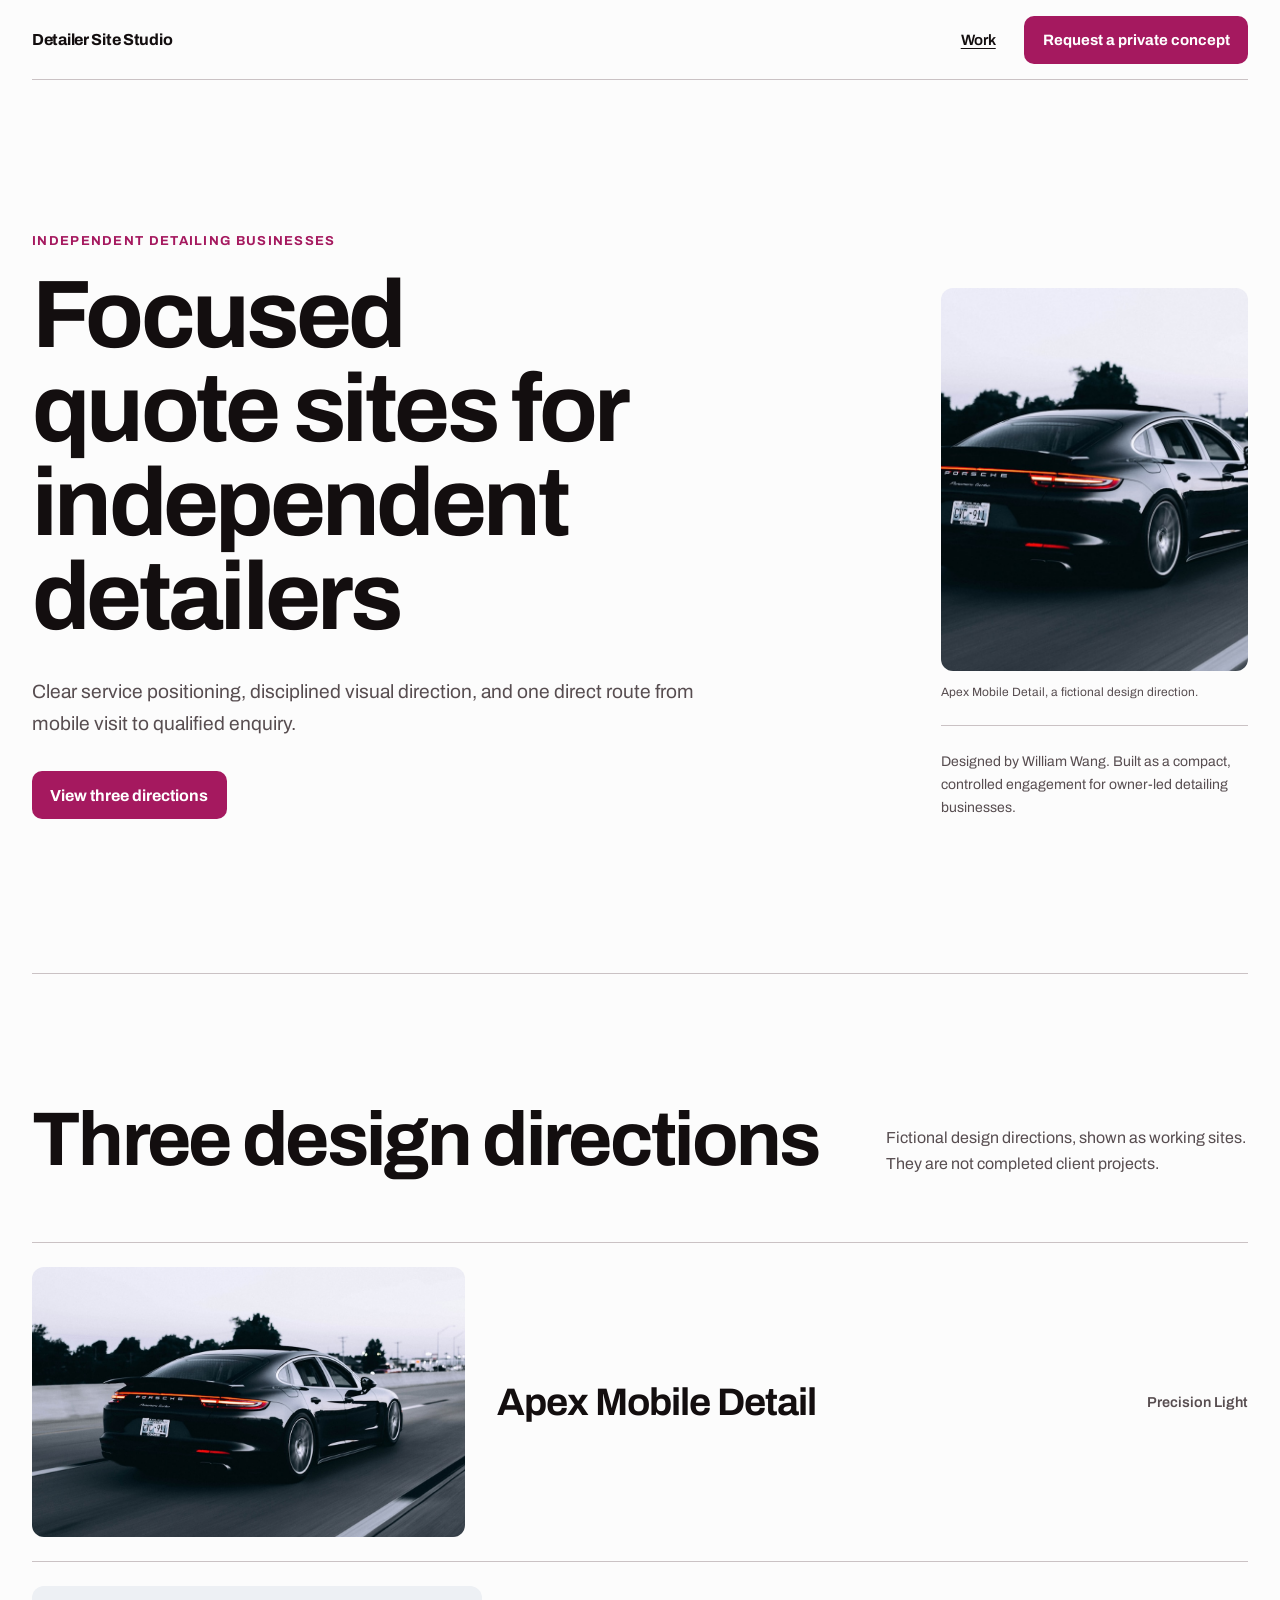
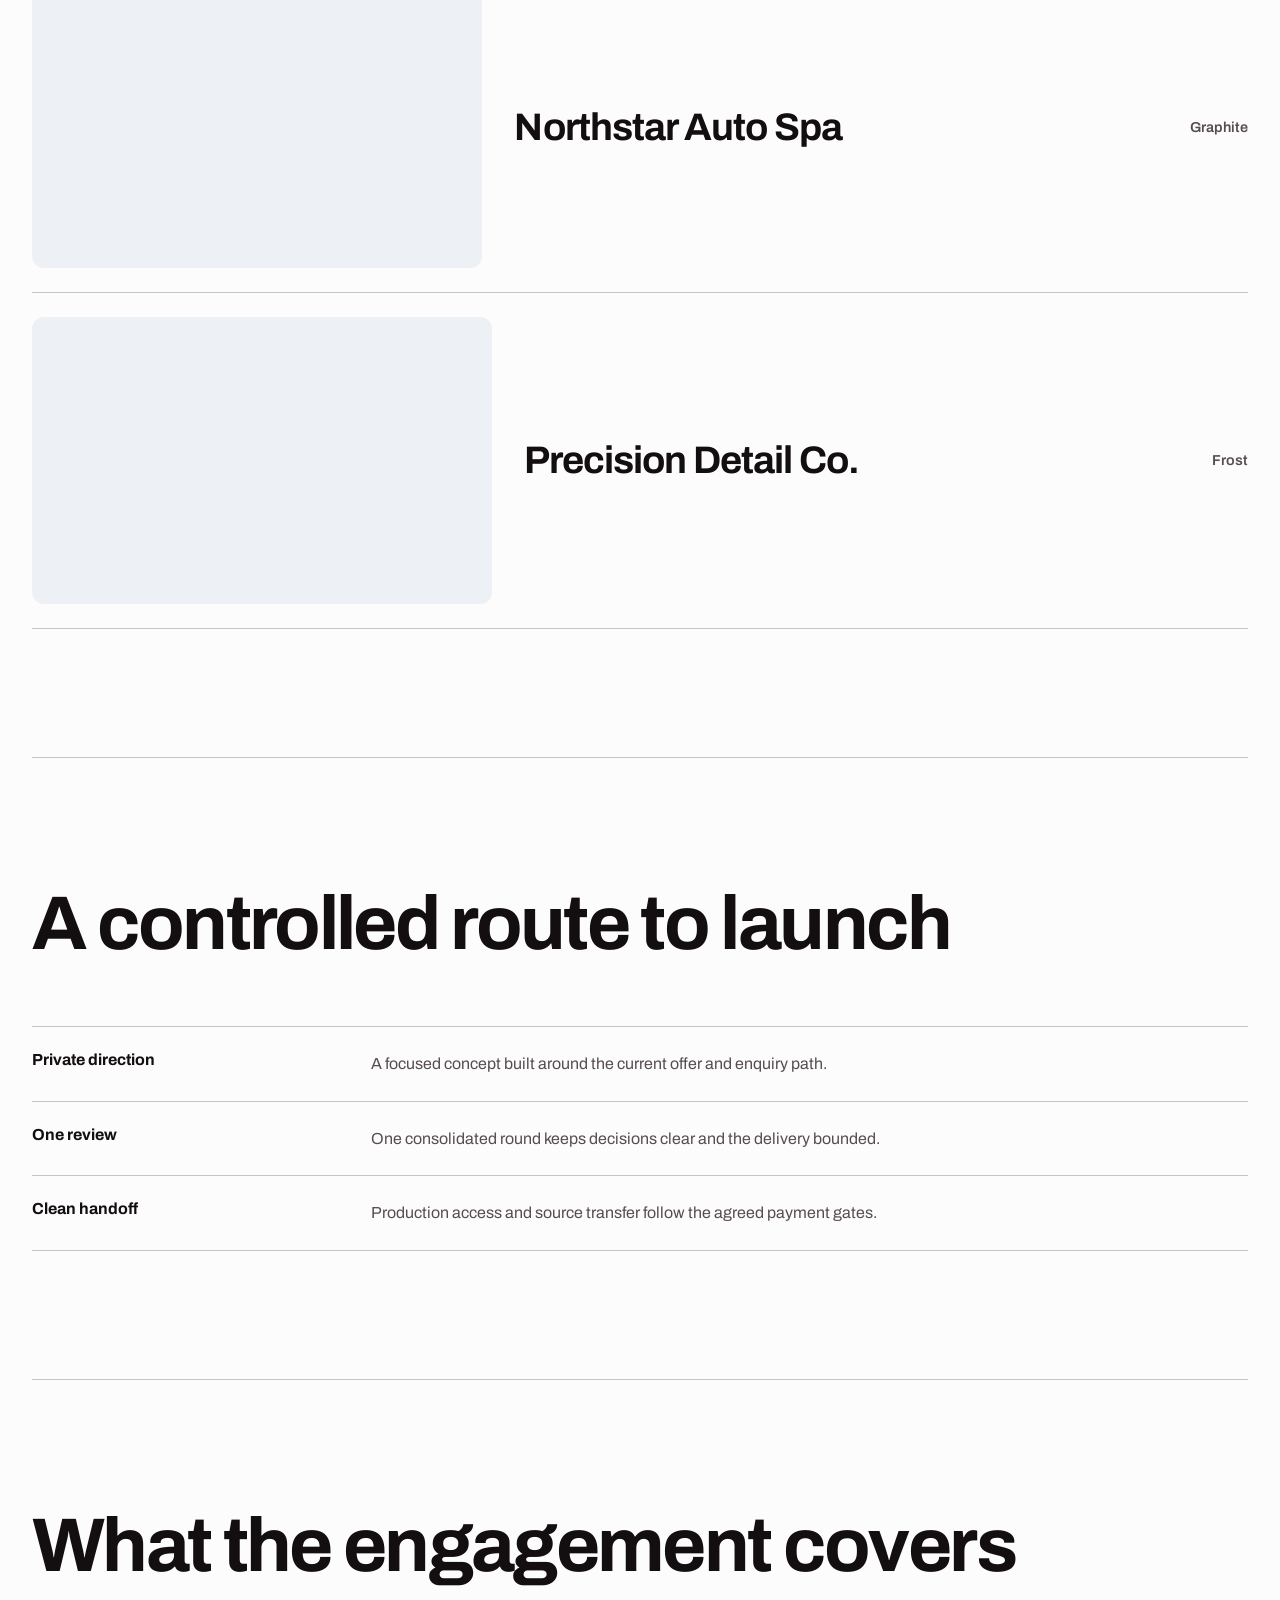
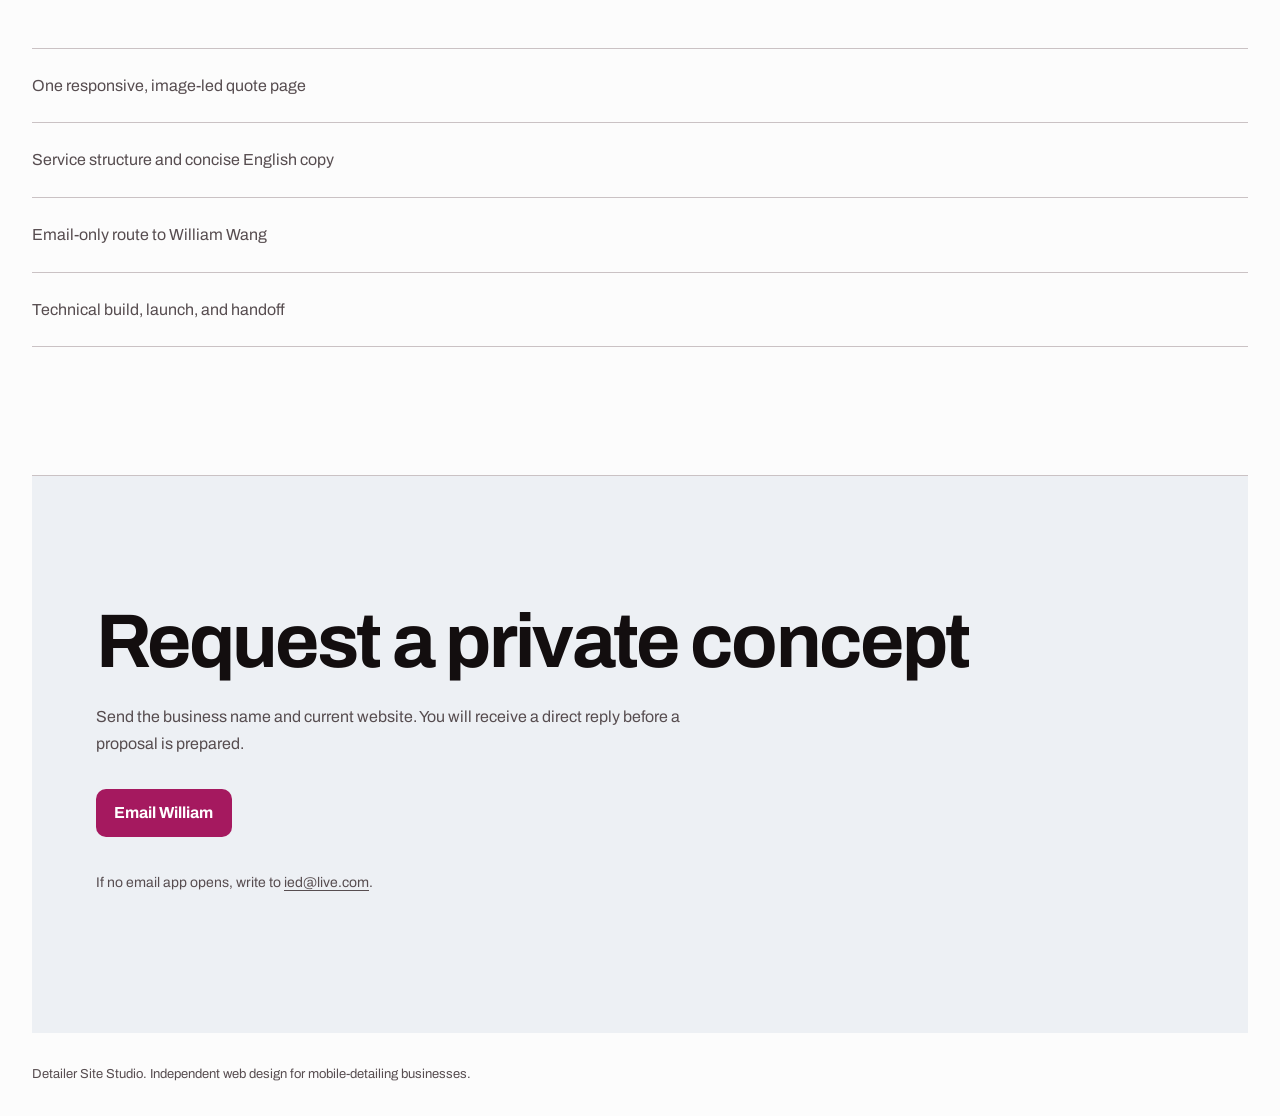
<file: index.html>
<!doctype html>
<html lang="en">
<head>
  <meta charset="utf-8">
  <meta name="viewport" content="width=device-width, initial-scale=1">
  <meta http-equiv="Content-Security-Policy" content="default-src 'self'; img-src 'self' data:; style-src 'self'; font-src 'self'; script-src 'none'; connect-src 'none'; media-src 'none'; object-src 'none'; frame-src 'none'; frame-ancestors 'none'; worker-src 'none'; base-uri 'none'; form-action mailto:">
  <title>Detailer Site Studio | Focused quote sites</title>
  <meta name="description" content="Restrained, conversion-focused quote sites for independent mobile detailers.">
  <link rel="canonical" href="https://studio.vvzo.me/">
  <meta property="og:title" content="Detailer Site Studio">
  <meta property="og:description" content="Focused quote sites for independent detailers.">
  <meta property="og:url" content="https://studio.vvzo.me/">
  <meta property="og:type" content="website">
  <meta property="og:image" content="https://studio.vvzo.me/apex-mobile-detail/assets/heroes/apex-mobile-detail-1200.jpg">
  <meta property="og:image:alt" content="Dark sports car parked on an open road beneath a cloudy sky">
  <link rel="icon" href="./favicon.svg" type="image/svg+xml">
  <link rel="stylesheet" href="./studio-home.css">
</head>
<body>
  <header class="studio-header">
    <a class="studio-name" href="#top">Detailer Site Studio</a>
    <nav aria-label="Primary navigation">
      <a href="#work">Work</a>
      <a class="header-action" href="mailto:ied@live.com?subject=Private%20concept%20request&amp;body=Business%20name%3A%0ACurrent%20website%3A%0AWhat%20should%20the%20site%20make%20easier%3F%0A">Request a private concept</a>
    </nav>
  </header>
  <main id="top">
    <section class="studio-hero" aria-labelledby="hero-title">
      <div>
        <p class="location">Independent detailing businesses</p>
        <h1 id="hero-title">Focused quote sites for independent detailers</h1>
        <p class="hero-copy">Clear service positioning, disciplined visual direction, and one direct route from mobile visit to qualified enquiry.</p>
        <a class="primary-action" href="#work">View three directions</a>
      </div>
      <div class="hero-feature">
        <figure class="hero-media">
          <a href="./apex-mobile-detail/" aria-label="View the Apex Mobile Detail fictional design direction">
            <img src="./apex-mobile-detail/assets/heroes/apex-mobile-detail-1200.jpg" srcset="./apex-mobile-detail/assets/heroes/apex-mobile-detail-720.jpg 720w, ./apex-mobile-detail/assets/heroes/apex-mobile-detail-1200.jpg 1200w, ./apex-mobile-detail/assets/heroes/apex-mobile-detail-1800.jpg 1800w" sizes="(max-width: 54rem) 100vw, 58vw" alt="Dark sports car parked on an open road beneath a cloudy sky" fetchpriority="high" decoding="async" referrerpolicy="no-referrer">
          </a>
          <figcaption>Apex Mobile Detail, a fictional design direction.</figcaption>
        </figure>
        <p class="hero-note">Designed by William Wang. Built as a compact, controlled engagement for owner-led detailing businesses.</p>
      </div>
    </section>

    <section class="work-section" id="work" aria-labelledby="work-title">
      <div class="section-intro">
        <h2 id="work-title">Three design directions</h2>
        <p>Fictional design directions, shown as working sites. They are not completed client projects.</p>
      </div>
      <ul class="work-list">
          <li class="work-item">
            <a href="./apex-mobile-detail/">
              <figure class="work-media">
                <img src="./apex-mobile-detail/assets/heroes/apex-mobile-detail-1200.jpg" srcset="./apex-mobile-detail/assets/heroes/apex-mobile-detail-720.jpg 720w, ./apex-mobile-detail/assets/heroes/apex-mobile-detail-1200.jpg 1200w, ./apex-mobile-detail/assets/heroes/apex-mobile-detail-1800.jpg 1800w" sizes="(max-width: 54rem) 100vw, 58vw" alt="Dark sports car parked on an open road beneath a cloudy sky" loading="lazy" decoding="async" referrerpolicy="no-referrer">
              </figure>
              <span>Apex Mobile Detail</span>
              <strong>precision light</strong>
            </a>
          </li>
          <li class="work-item">
            <a href="./northstar-auto-spa/">
              <figure class="work-media">
                <img src="./northstar-auto-spa/assets/heroes/northstar-auto-spa-1200.jpg" srcset="./northstar-auto-spa/assets/heroes/northstar-auto-spa-720.jpg 720w, ./northstar-auto-spa/assets/heroes/northstar-auto-spa-1200.jpg 1200w, ./northstar-auto-spa/assets/heroes/northstar-auto-spa-1800.jpg 1800w" sizes="(max-width: 54rem) 100vw, 58vw" alt="Silver performance car photographed from the front in an outdoor setting" loading="lazy" decoding="async" referrerpolicy="no-referrer">
              </figure>
              <span>Northstar Auto Spa</span>
              <strong>graphite</strong>
            </a>
          </li>
          <li class="work-item">
            <a href="./precision-detail-co/">
              <figure class="work-media">
                <img src="./precision-detail-co/assets/heroes/precision-detail-co-1200.jpg" srcset="./precision-detail-co/assets/heroes/precision-detail-co-720.jpg 720w, ./precision-detail-co/assets/heroes/precision-detail-co-1200.jpg 1200w, ./precision-detail-co/assets/heroes/precision-detail-co-1800.jpg 1800w" sizes="(max-width: 54rem) 100vw, 58vw" alt="Grey sports coupe parked outdoors with trees in the background" loading="lazy" decoding="async" referrerpolicy="no-referrer">
              </figure>
              <span>Precision Detail Co.</span>
              <strong>frost</strong>
            </a>
          </li>
      </ul>
    </section>

    <section class="process-section" aria-labelledby="process-title">
      <h2 id="process-title">A controlled route to launch</h2>
      <ol>
        <li><strong>Private direction</strong><span>A focused concept built around the current offer and enquiry path.</span></li>
        <li><strong>One review</strong><span>One consolidated round keeps decisions clear and the delivery bounded.</span></li>
        <li><strong>Clean handoff</strong><span>Production access and source transfer follow the agreed payment gates.</span></li>
      </ol>
    </section>

    <section class="scope-section" aria-labelledby="scope-title">
      <h2 id="scope-title">What the engagement covers</h2>
      <ul>
        <li>One responsive, image-led quote page</li>
        <li>Service structure and concise English copy</li>
        <li>Email-only route to William Wang</li>
        <li>Technical build, launch, and handoff</li>
      </ul>
    </section>

    <section class="contact-section" aria-labelledby="contact-title">
      <h2 id="contact-title">Request a private concept</h2>
      <p>Send the business name and current website. You will receive a direct reply before a proposal is prepared.</p>
      <a class="primary-action" href="mailto:ied@live.com?subject=Private%20concept%20request&amp;body=Business%20name%3A%0ACurrent%20website%3A%0AWhat%20should%20the%20site%20make%20easier%3F%0A">Email William</a>
      <p class="manual-contact">If no email app opens, write to <a href="mailto:ied@live.com">ied@live.com</a>.</p>
    </section>
  </main>
  <footer><p>Detailer Site Studio. Independent web design for mobile-detailing businesses.</p></footer>
</body>
</html>
</file>
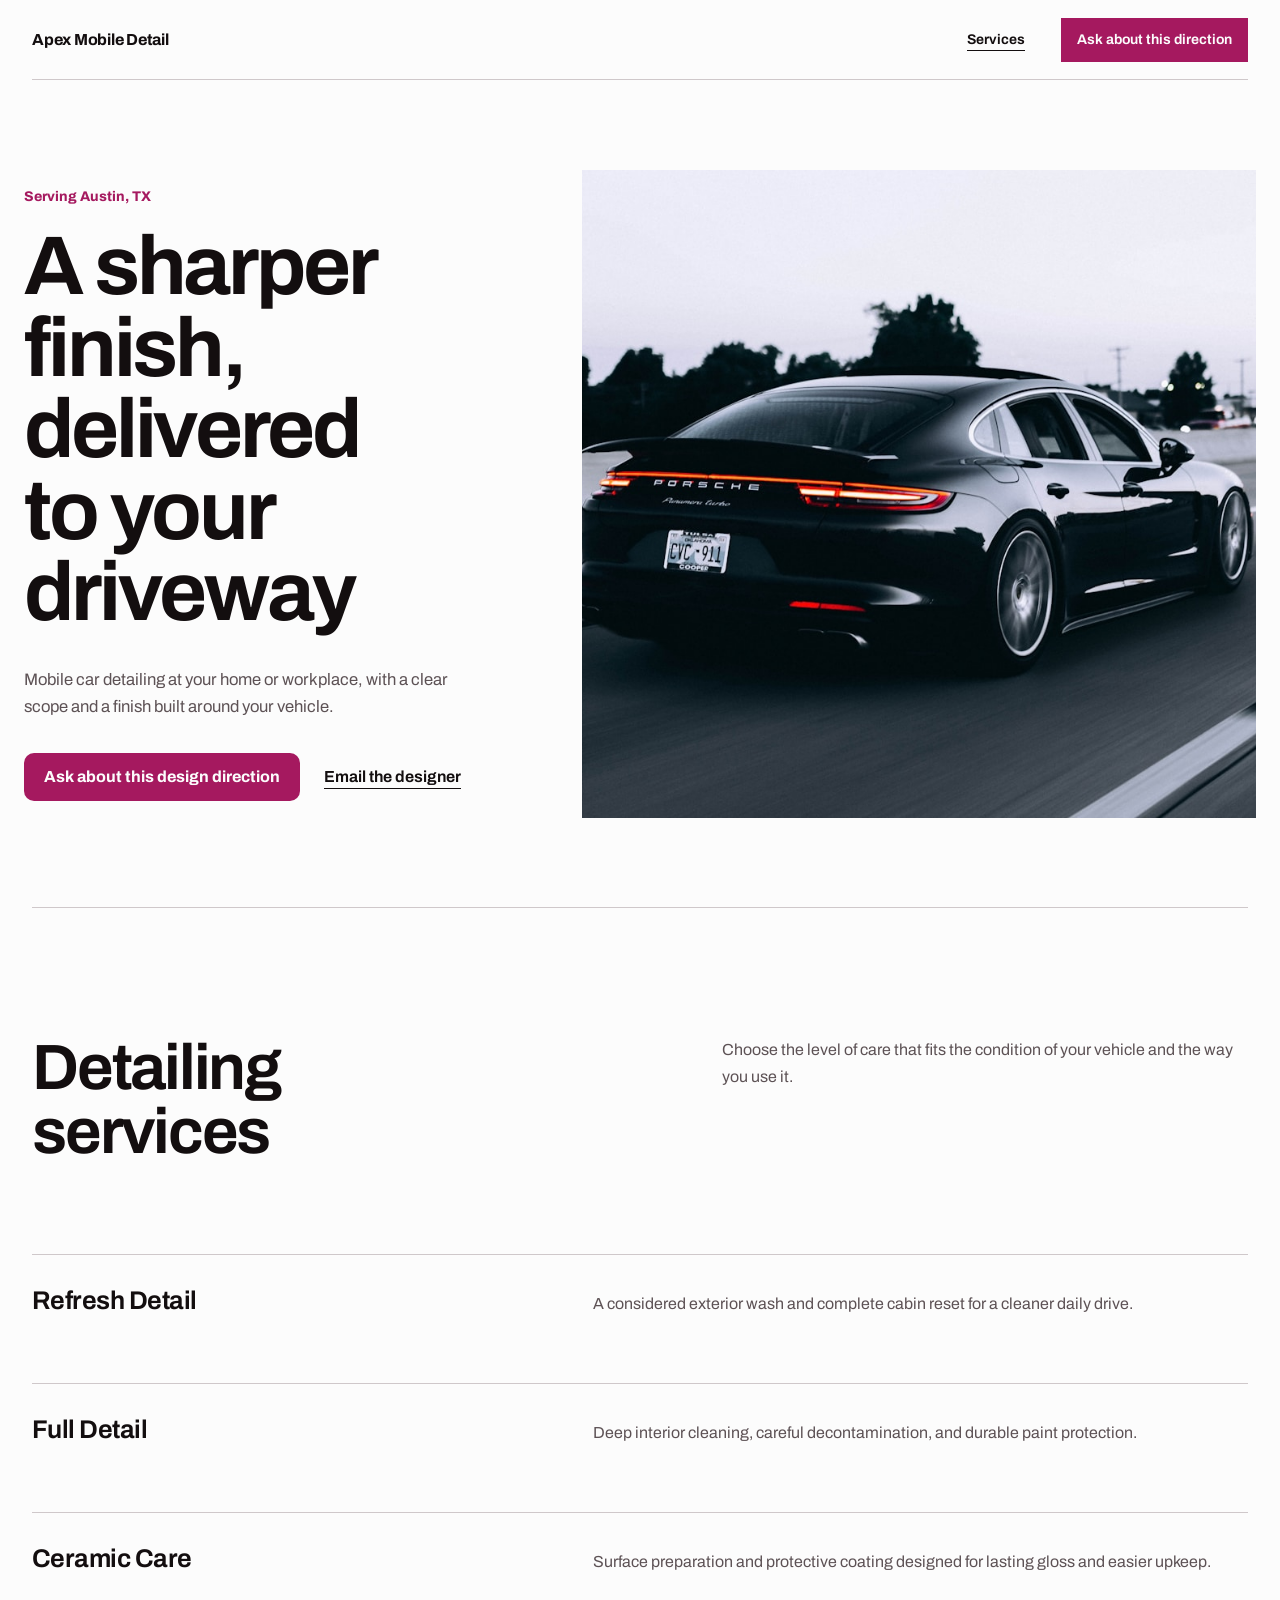
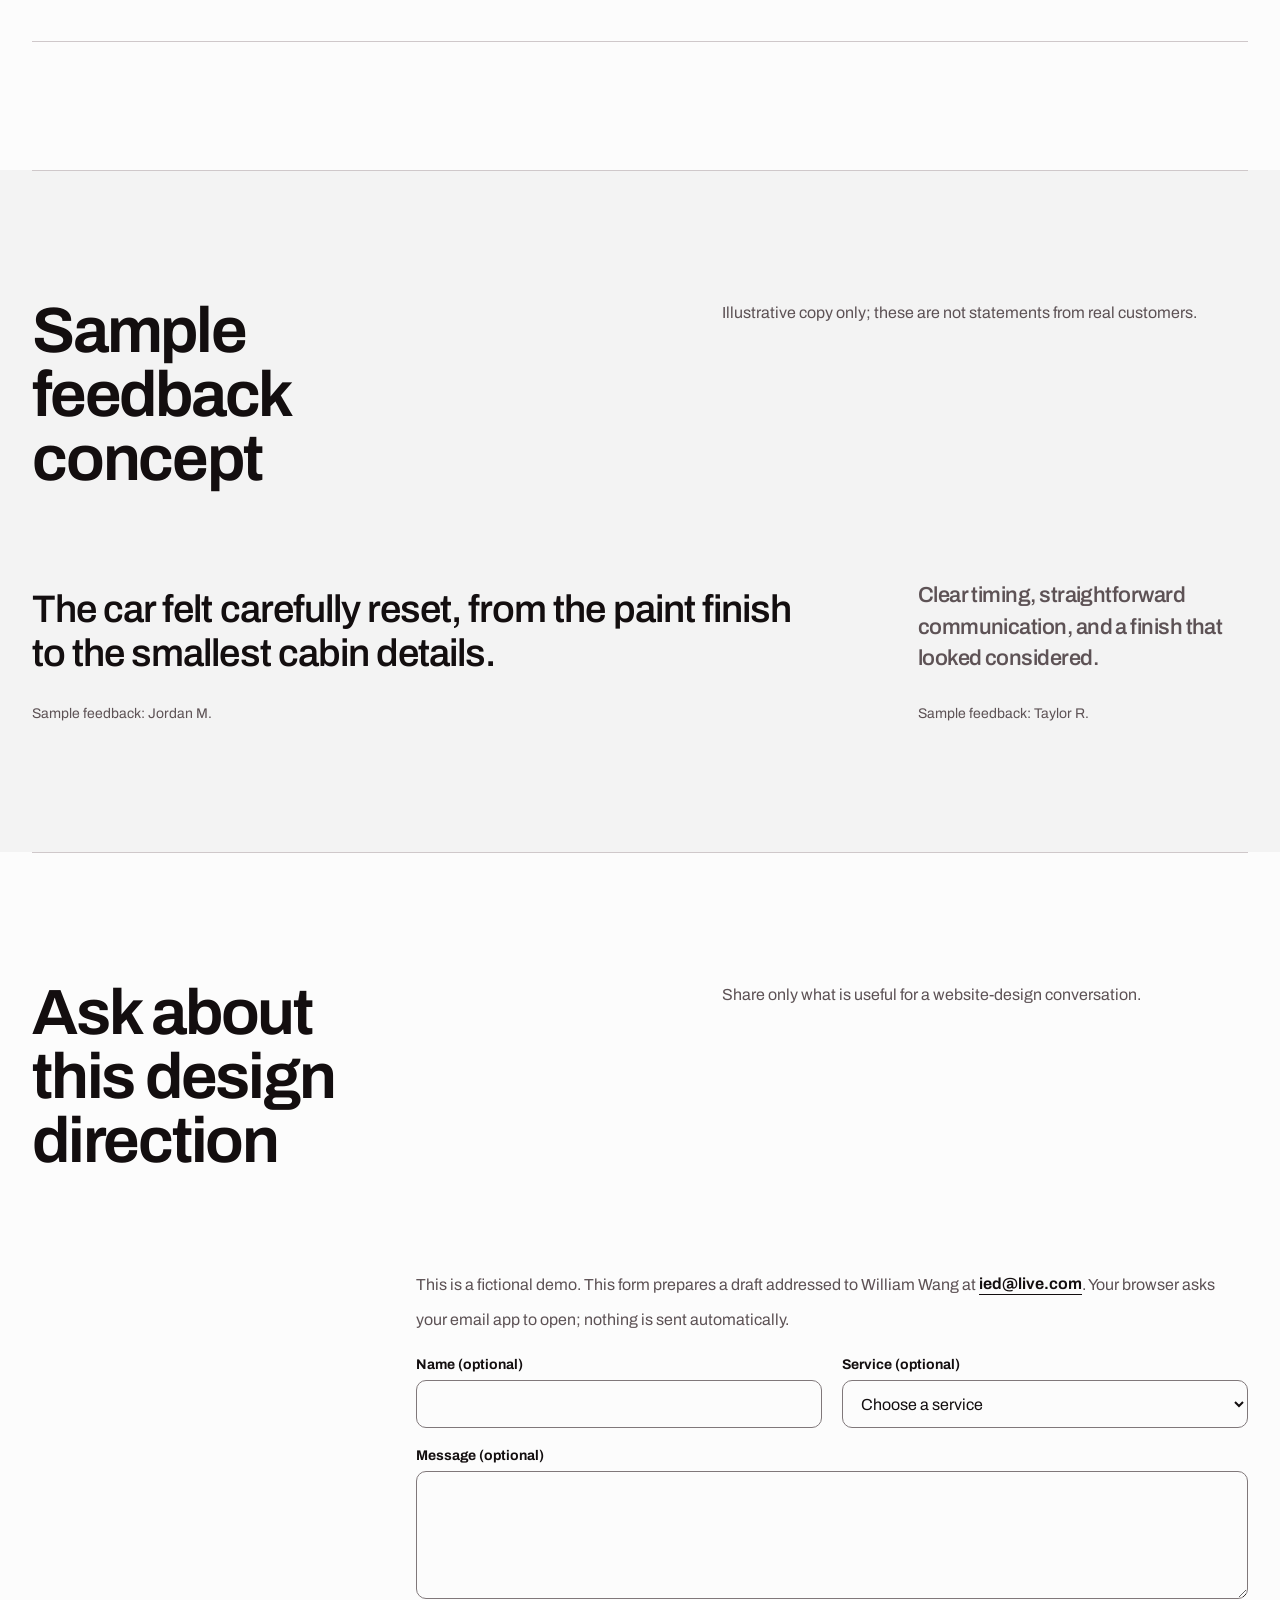
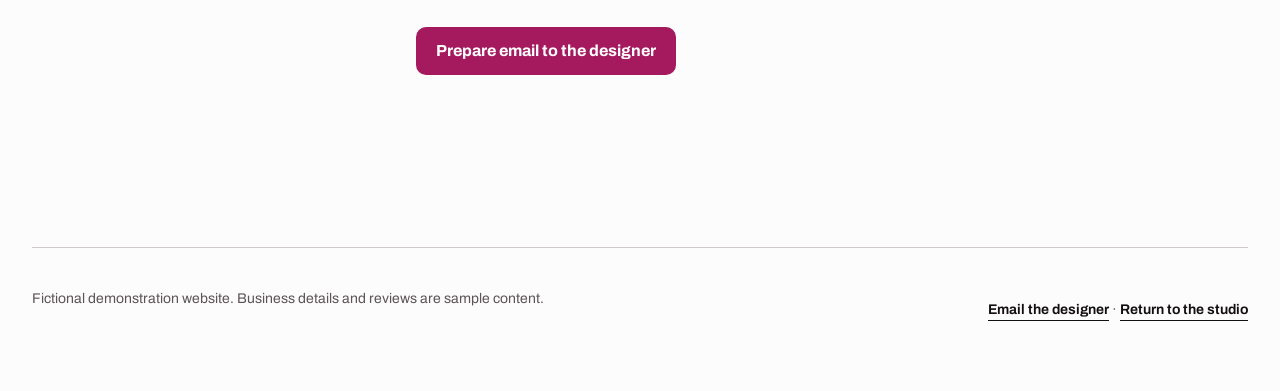
<file: apex-mobile-detail/index.html>
<!doctype html>
<html lang="en">
<head>
  <meta charset="utf-8">
  <meta name="viewport" content="width=device-width, initial-scale=1">
  <meta http-equiv="Content-Security-Policy" content="default-src 'self'; img-src 'self' data:; script-src 'self'; style-src 'self' 'unsafe-inline'; font-src 'self'; connect-src 'none'; object-src 'none'; base-uri 'none'; form-action mailto:">
  <title>Apex Mobile Detail | Mobile detailing</title>
  <meta name="description" content="A sharper finish, delivered to your driveway">
  <link rel="canonical" href="https://studio.vvzo.me/apex-mobile-detail/">
  <meta property="og:title" content="Apex Mobile Detail | Mobile detailing">
  <meta property="og:description" content="A sharper finish, delivered to your driveway">
  <meta property="og:url" content="https://studio.vvzo.me/apex-mobile-detail/">
  <meta property="og:type" content="website">
  <meta property="og:image" content="https://studio.vvzo.me/apex-mobile-detail/assets/heroes/apex-mobile-detail-1200.jpg">
  <meta property="og:image:alt" content="Dark sports car parked on an open road beneath a cloudy sky">
  <link rel="icon" href="../favicon.svg" type="image/svg+xml">
  <link rel="stylesheet" href="styles.css">
</head>
<body class="theme-precision-light" style="--accent: oklch(0.48 0.18 357)" data-slug="apex-mobile-detail" data-email="ied@live.com">
  <header class="site-header">
    <a class="brand" href="#top" aria-label="Apex Mobile Detail home">Apex Mobile Detail</a>
    <nav aria-label="Primary navigation">
      <a href="#services">Services</a>
      <a class="nav-action" href="#quote">Ask about this direction</a>
    </nav>
  </header>
  <main id="top">
    <section class="hero" aria-labelledby="hero-title">
      <div class="hero-copy">
        <p class="location">Serving Austin, TX</p>
        <h1 id="hero-title">A sharper finish, delivered to your driveway</h1>
        <p class="hero-summary">Mobile car detailing at your home or workplace, with a clear scope and a finish built around your vehicle.</p>
        <div class="actions">
          <a class="button" href="#quote">Ask about this design direction</a>
          <a class="text-link" href="mailto:ied@live.com">Email the designer</a>
        </div>
      </div>
      <figure class="hero-media">
        <img class="hero-image" src="./assets/heroes/apex-mobile-detail-1200.jpg" srcset="./assets/heroes/apex-mobile-detail-720.jpg 720w, ./assets/heroes/apex-mobile-detail-1200.jpg 1200w, ./assets/heroes/apex-mobile-detail-1800.jpg 1800w" sizes="(max-width: 54rem) 100vw, 58vw" alt="Dark sports car parked on an open road beneath a cloudy sky" fetchpriority="high" decoding="async" referrerpolicy="no-referrer">
        <p class="media-fallback" hidden>Vehicle image unavailable. Service information and contact options remain available below.</p>
      </figure>
    </section>

    <section class="services section-shell" id="services" aria-labelledby="services-title">
      <div class="section-heading">
        <h2 id="services-title">Detailing services</h2>
        <p>Choose the level of care that fits the condition of your vehicle and the way you use it.</p>
      </div>
      <ul class="service-list">
          <li>
            <article>
              <h3>Refresh Detail</h3>
              <p>A considered exterior wash and complete cabin reset for a cleaner daily drive.</p>
            </article>
          </li>
          <li>
            <article>
              <h3>Full Detail</h3>
              <p>Deep interior cleaning, careful decontamination, and durable paint protection.</p>
            </article>
          </li>
          <li>
            <article>
              <h3>Ceramic Care</h3>
              <p>Surface preparation and protective coating designed for lasting gloss and easier upkeep.</p>
            </article>
          </li>
      </ul>
    </section>

    <section class="feedback section-shell" aria-labelledby="reviews-title">
      <div class="section-heading">
        <h2 id="reviews-title">Sample feedback concept</h2>
        <p>Illustrative copy only; these are not statements from real customers.</p>
      </div>
      <ul class="testimonial-list">
          <li>
            <figure>
              <blockquote><p>The car felt carefully reset, from the paint finish to the smallest cabin details.</p></blockquote>
              <figcaption>Sample feedback: Jordan M.</figcaption>
            </figure>
          </li>
          <li>
            <figure>
              <blockquote><p>Clear timing, straightforward communication, and a finish that looked considered.</p></blockquote>
              <figcaption>Sample feedback: Taylor R.</figcaption>
            </figure>
          </li>
      </ul>
    </section>

    <section class="quote-section section-shell" aria-labelledby="quote-title">
      <div class="section-heading">
        <h2 id="quote-title">Ask about this design direction</h2>
        <p>Share only what is useful for a website-design conversation.</p>
      </div>
      <p class="contact-fallback">This is a fictional demo. This form prepares a draft addressed to William Wang at <a href="mailto:ied@live.com">ied@live.com</a>. Your browser asks your email app to open; nothing is sent automatically.</p>
      <form id="quote" data-email="ied@live.com" action="mailto:ied@live.com" method="post" enctype="text/plain">
        <div class="field">
          <label for="name">Name (optional)</label>
          <input id="name" name="name" type="text" autocomplete="name" maxlength="80">
        </div>

        <div class="field">
          <label for="service">Service (optional)</label>
          <select id="service" name="service">
            <option value="">Choose a service</option>
            <option value="Refresh Detail">Refresh Detail</option><option value="Full Detail">Full Detail</option><option value="Ceramic Care">Ceramic Care</option>
          </select>
        </div>

        <div class="field field-wide">
          <label for="message">Message (optional)</label>
          <textarea id="message" name="message" rows="5" maxlength="1000"></textarea>
        </div>

        <button class="button" type="submit">Prepare email to the designer</button>
        <p id="quote-status" class="form-status" role="status" aria-live="polite"></p>
      </form>
    </section>
  </main>
  <footer class="site-footer">
    <p>Fictional demonstration website. Business details and reviews are sample content.</p>
    <p><a href="mailto:ied@live.com">Email the designer</a> · <a href="../">Return to the studio</a></p>
  </footer>
  <script type="module" src="./site.js"></script>
</body>
</html>
</file>
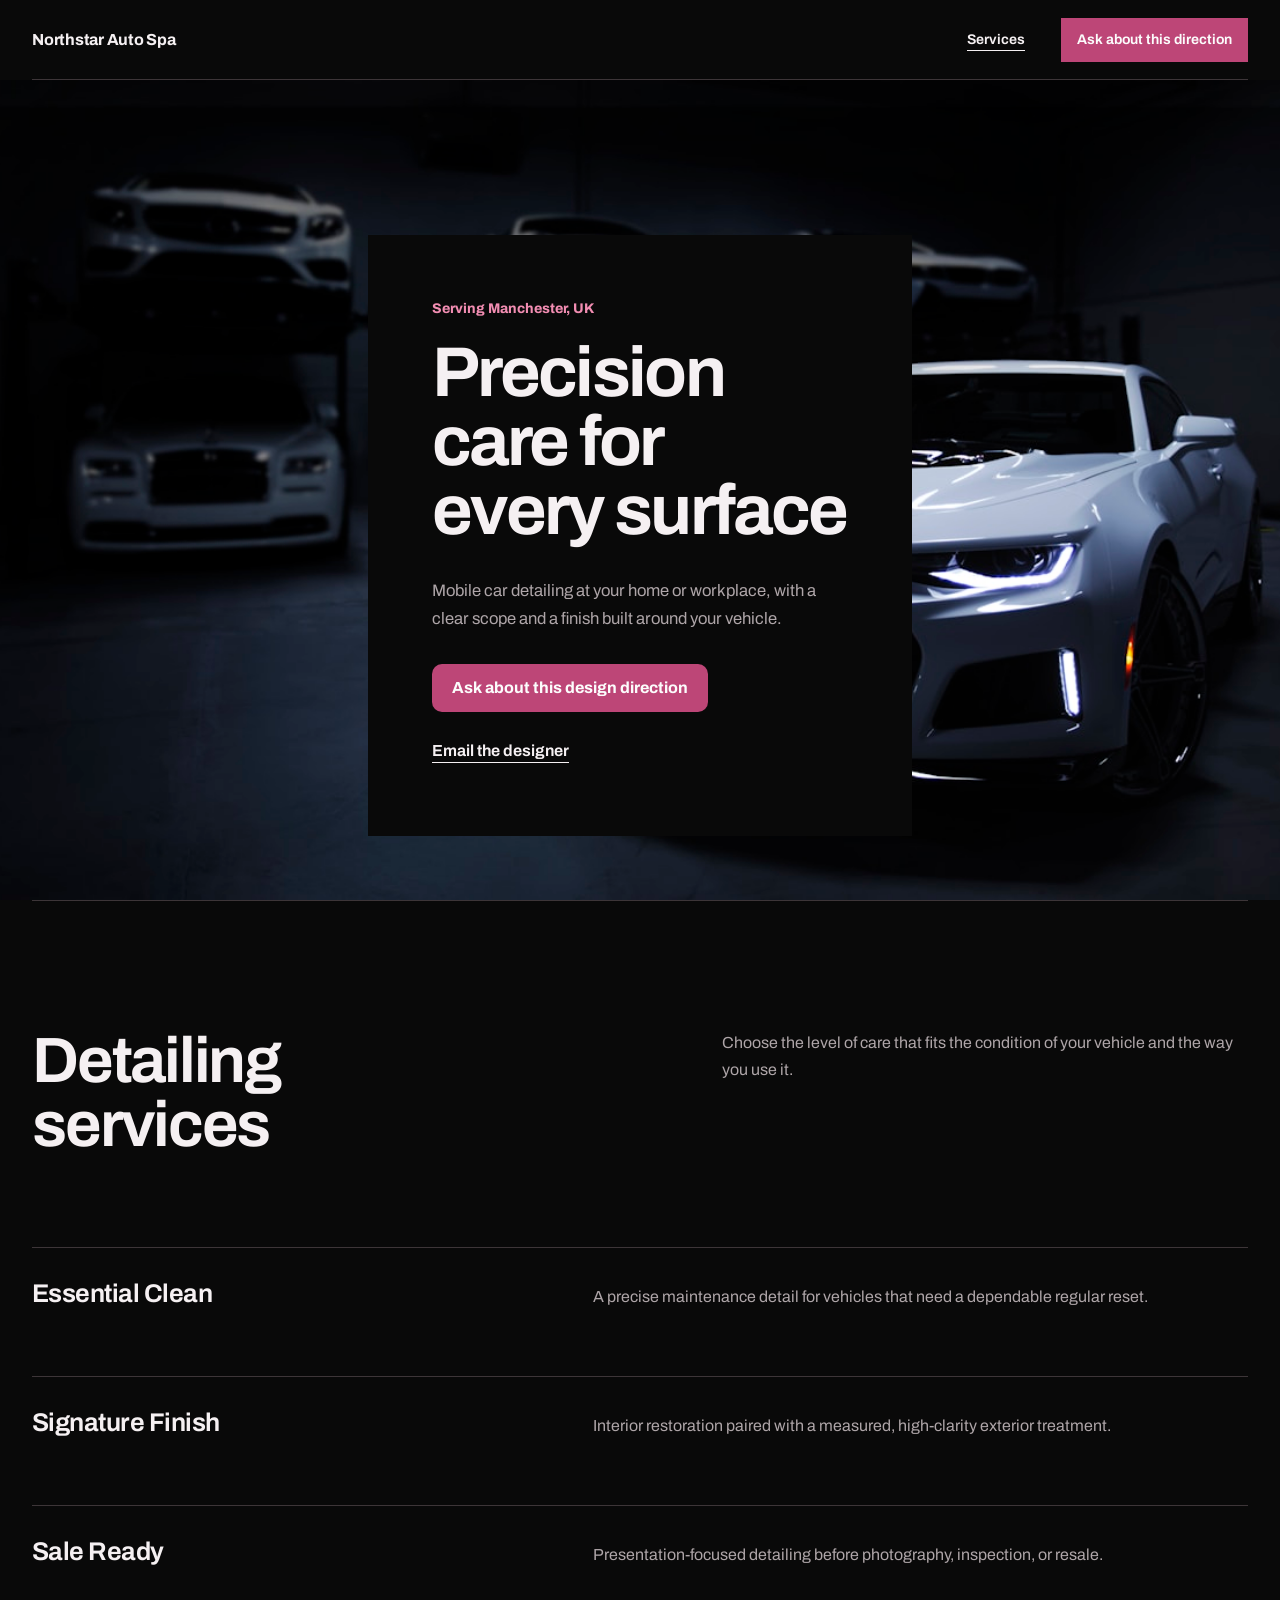
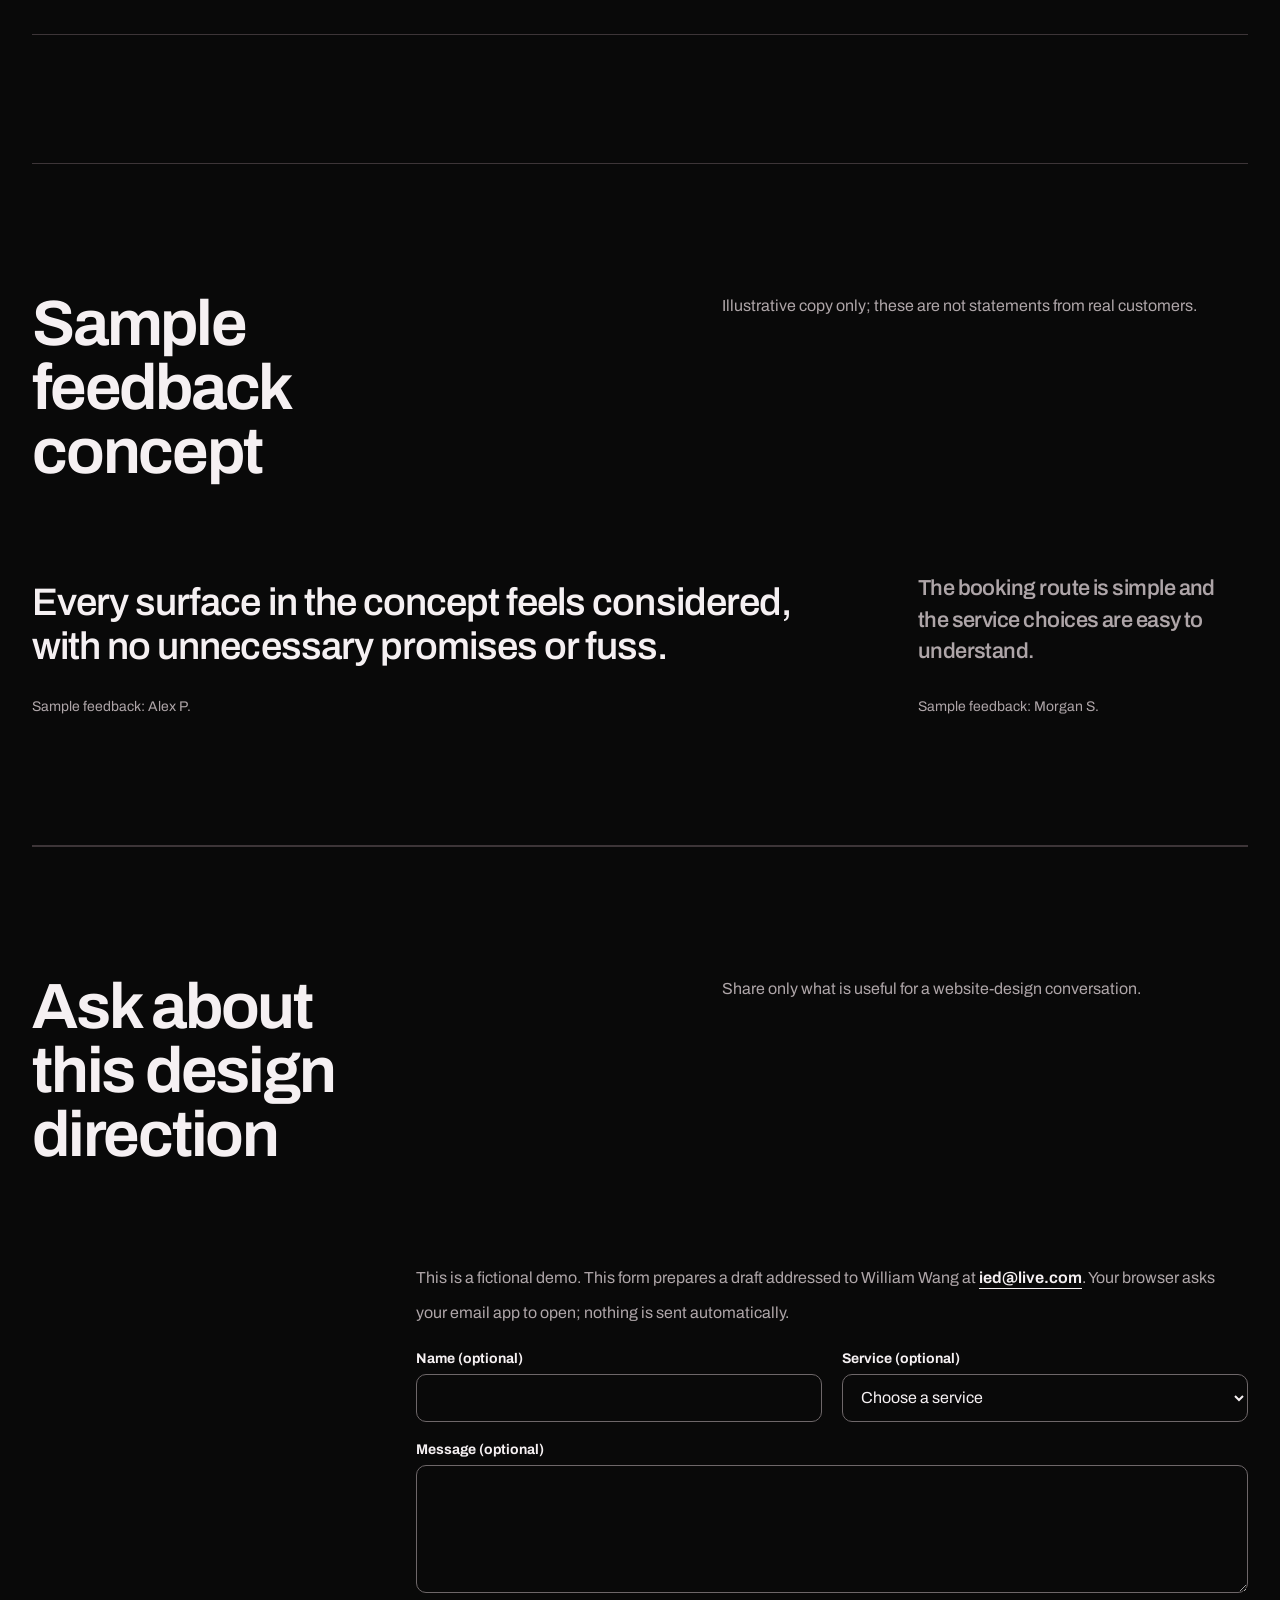
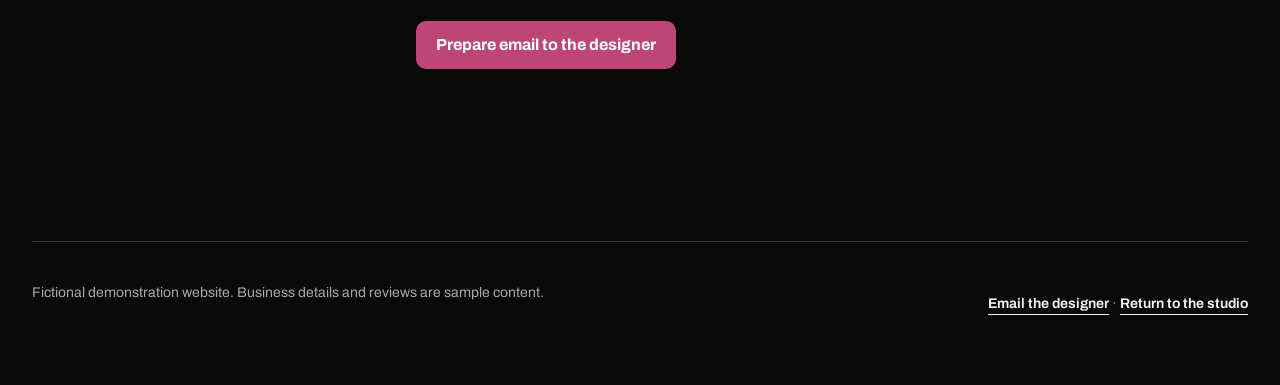
<file: northstar-auto-spa/index.html>
<!doctype html>
<html lang="en">
<head>
  <meta charset="utf-8">
  <meta name="viewport" content="width=device-width, initial-scale=1">
  <meta http-equiv="Content-Security-Policy" content="default-src 'self'; img-src 'self' data:; script-src 'self'; style-src 'self' 'unsafe-inline'; font-src 'self'; connect-src 'none'; object-src 'none'; base-uri 'none'; form-action mailto:">
  <title>Northstar Auto Spa | Mobile detailing</title>
  <meta name="description" content="Precision care for every surface">
  <link rel="canonical" href="https://studio.vvzo.me/northstar-auto-spa/">
  <meta property="og:title" content="Northstar Auto Spa | Mobile detailing">
  <meta property="og:description" content="Precision care for every surface">
  <meta property="og:url" content="https://studio.vvzo.me/northstar-auto-spa/">
  <meta property="og:type" content="website">
  <meta property="og:image" content="https://studio.vvzo.me/northstar-auto-spa/assets/heroes/northstar-auto-spa-1200.jpg">
  <meta property="og:image:alt" content="Silver performance car photographed from the front in an outdoor setting">
  <link rel="icon" href="../favicon.svg" type="image/svg+xml">
  <link rel="stylesheet" href="styles.css">
</head>
<body class="theme-graphite" style="--accent: oklch(0.57 0.16 358)" data-slug="northstar-auto-spa" data-email="ied@live.com">
  <header class="site-header">
    <a class="brand" href="#top" aria-label="Northstar Auto Spa home">Northstar Auto Spa</a>
    <nav aria-label="Primary navigation">
      <a href="#services">Services</a>
      <a class="nav-action" href="#quote">Ask about this direction</a>
    </nav>
  </header>
  <main id="top">
    <section class="hero" aria-labelledby="hero-title">
      <div class="hero-copy">
        <p class="location">Serving Manchester, UK</p>
        <h1 id="hero-title">Precision care for every surface</h1>
        <p class="hero-summary">Mobile car detailing at your home or workplace, with a clear scope and a finish built around your vehicle.</p>
        <div class="actions">
          <a class="button" href="#quote">Ask about this design direction</a>
          <a class="text-link" href="mailto:ied@live.com">Email the designer</a>
        </div>
      </div>
      <figure class="hero-media">
        <img class="hero-image" src="./assets/heroes/northstar-auto-spa-1200.jpg" srcset="./assets/heroes/northstar-auto-spa-720.jpg 720w, ./assets/heroes/northstar-auto-spa-1200.jpg 1200w, ./assets/heroes/northstar-auto-spa-1800.jpg 1800w" sizes="(max-width: 54rem) 100vw, 58vw" alt="Silver performance car photographed from the front in an outdoor setting" fetchpriority="high" decoding="async" referrerpolicy="no-referrer">
        <p class="media-fallback" hidden>Vehicle image unavailable. Service information and contact options remain available below.</p>
      </figure>
    </section>

    <section class="services section-shell" id="services" aria-labelledby="services-title">
      <div class="section-heading">
        <h2 id="services-title">Detailing services</h2>
        <p>Choose the level of care that fits the condition of your vehicle and the way you use it.</p>
      </div>
      <ul class="service-list">
          <li>
            <article>
              <h3>Essential Clean</h3>
              <p>A precise maintenance detail for vehicles that need a dependable regular reset.</p>
            </article>
          </li>
          <li>
            <article>
              <h3>Signature Finish</h3>
              <p>Interior restoration paired with a measured, high-clarity exterior treatment.</p>
            </article>
          </li>
          <li>
            <article>
              <h3>Sale Ready</h3>
              <p>Presentation-focused detailing before photography, inspection, or resale.</p>
            </article>
          </li>
      </ul>
    </section>

    <section class="feedback section-shell" aria-labelledby="reviews-title">
      <div class="section-heading">
        <h2 id="reviews-title">Sample feedback concept</h2>
        <p>Illustrative copy only; these are not statements from real customers.</p>
      </div>
      <ul class="testimonial-list">
          <li>
            <figure>
              <blockquote><p>Every surface in the concept feels considered, with no unnecessary promises or fuss.</p></blockquote>
              <figcaption>Sample feedback: Alex P.</figcaption>
            </figure>
          </li>
          <li>
            <figure>
              <blockquote><p>The booking route is simple and the service choices are easy to understand.</p></blockquote>
              <figcaption>Sample feedback: Morgan S.</figcaption>
            </figure>
          </li>
      </ul>
    </section>

    <section class="quote-section section-shell" aria-labelledby="quote-title">
      <div class="section-heading">
        <h2 id="quote-title">Ask about this design direction</h2>
        <p>Share only what is useful for a website-design conversation.</p>
      </div>
      <p class="contact-fallback">This is a fictional demo. This form prepares a draft addressed to William Wang at <a href="mailto:ied@live.com">ied@live.com</a>. Your browser asks your email app to open; nothing is sent automatically.</p>
      <form id="quote" data-email="ied@live.com" action="mailto:ied@live.com" method="post" enctype="text/plain">
        <div class="field">
          <label for="name">Name (optional)</label>
          <input id="name" name="name" type="text" autocomplete="name" maxlength="80">
        </div>

        <div class="field">
          <label for="service">Service (optional)</label>
          <select id="service" name="service">
            <option value="">Choose a service</option>
            <option value="Essential Clean">Essential Clean</option><option value="Signature Finish">Signature Finish</option><option value="Sale Ready">Sale Ready</option>
          </select>
        </div>

        <div class="field field-wide">
          <label for="message">Message (optional)</label>
          <textarea id="message" name="message" rows="5" maxlength="1000"></textarea>
        </div>

        <button class="button" type="submit">Prepare email to the designer</button>
        <p id="quote-status" class="form-status" role="status" aria-live="polite"></p>
      </form>
    </section>
  </main>
  <footer class="site-footer">
    <p>Fictional demonstration website. Business details and reviews are sample content.</p>
    <p><a href="mailto:ied@live.com">Email the designer</a> · <a href="../">Return to the studio</a></p>
  </footer>
  <script type="module" src="./site.js"></script>
</body>
</html>
</file>
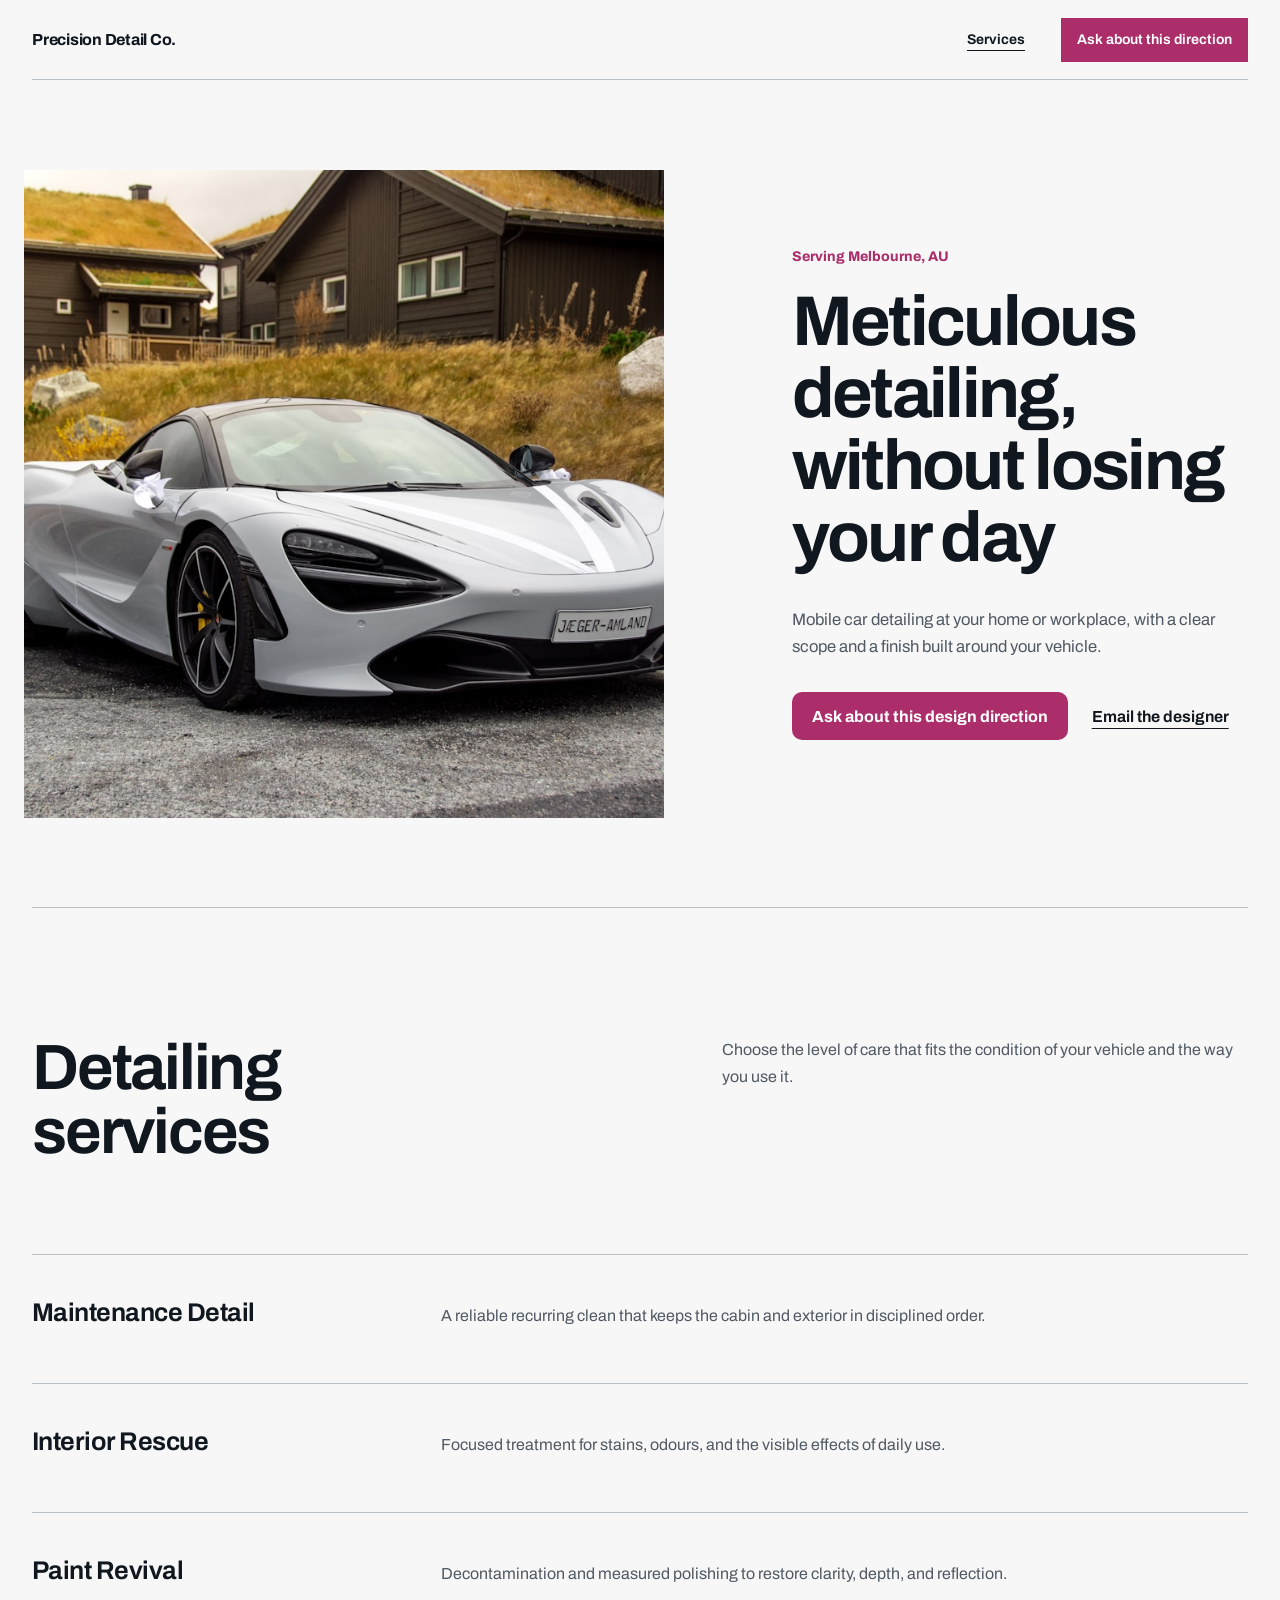
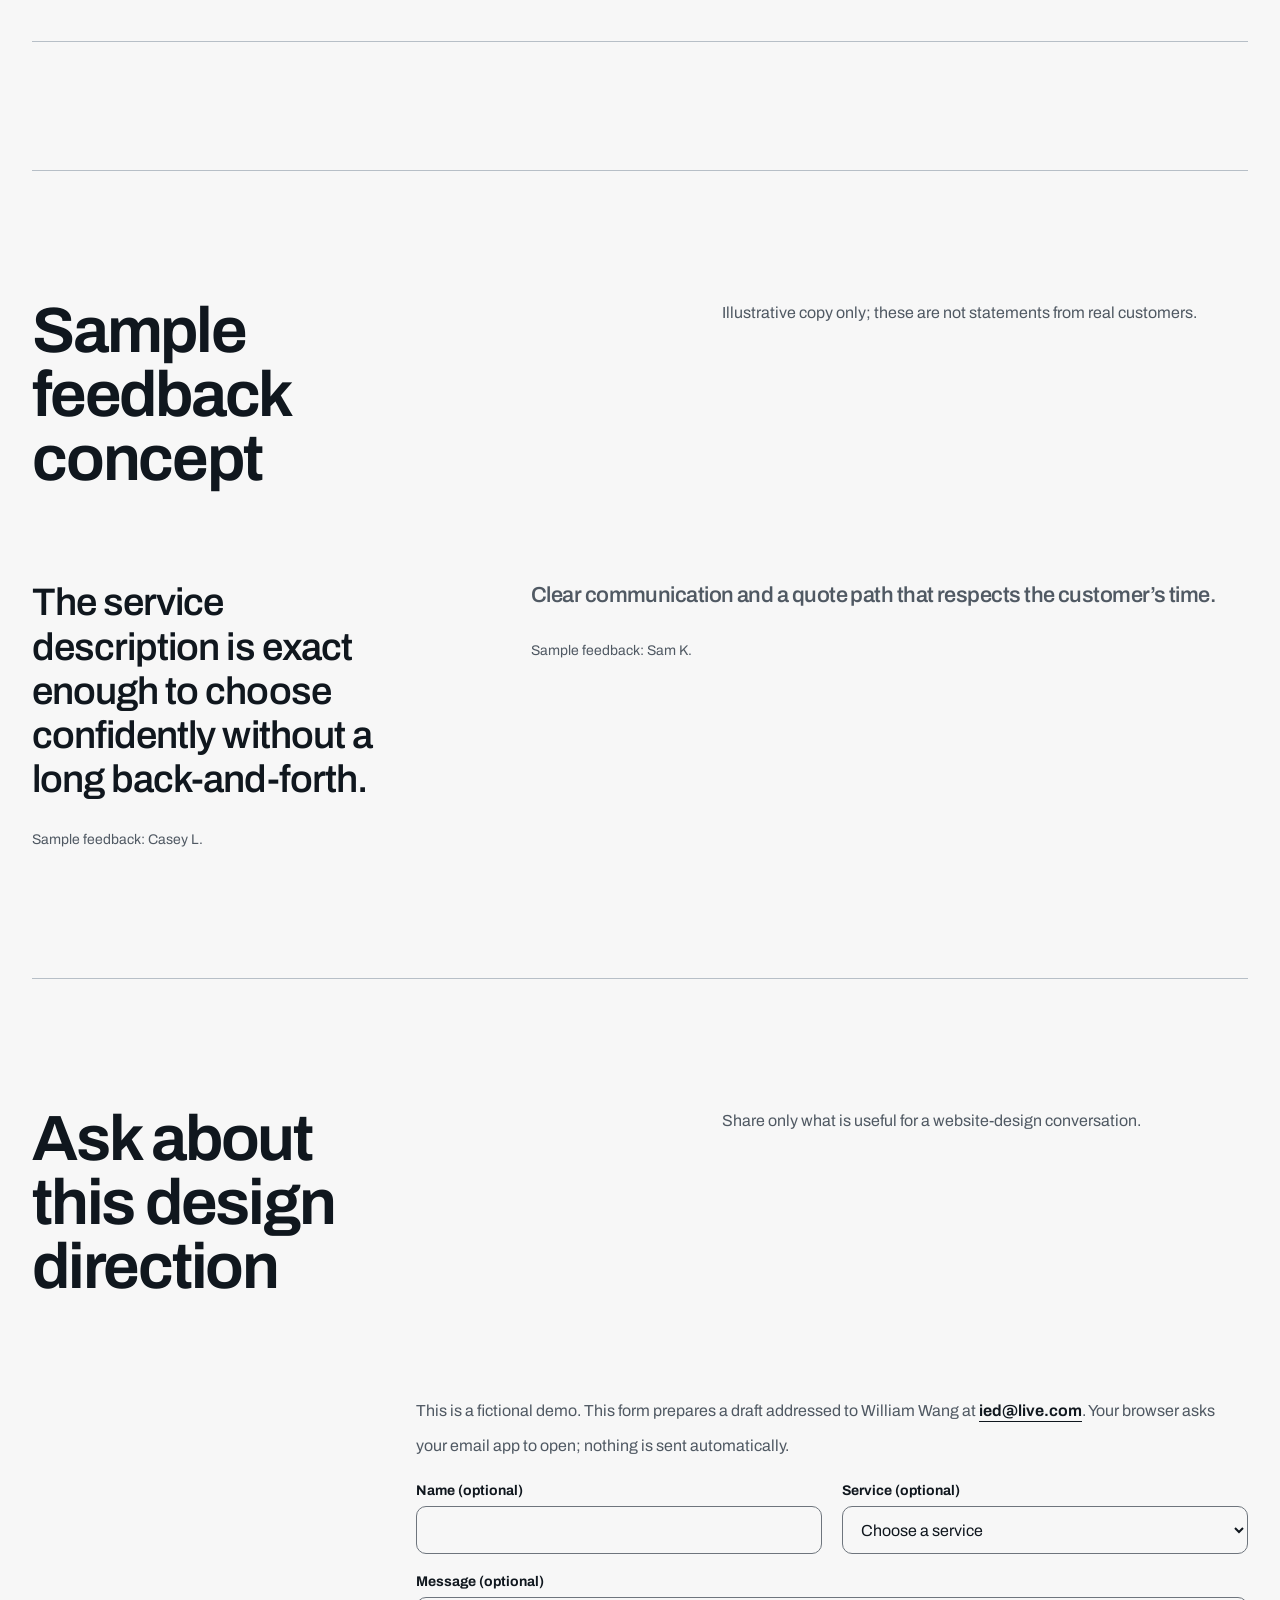
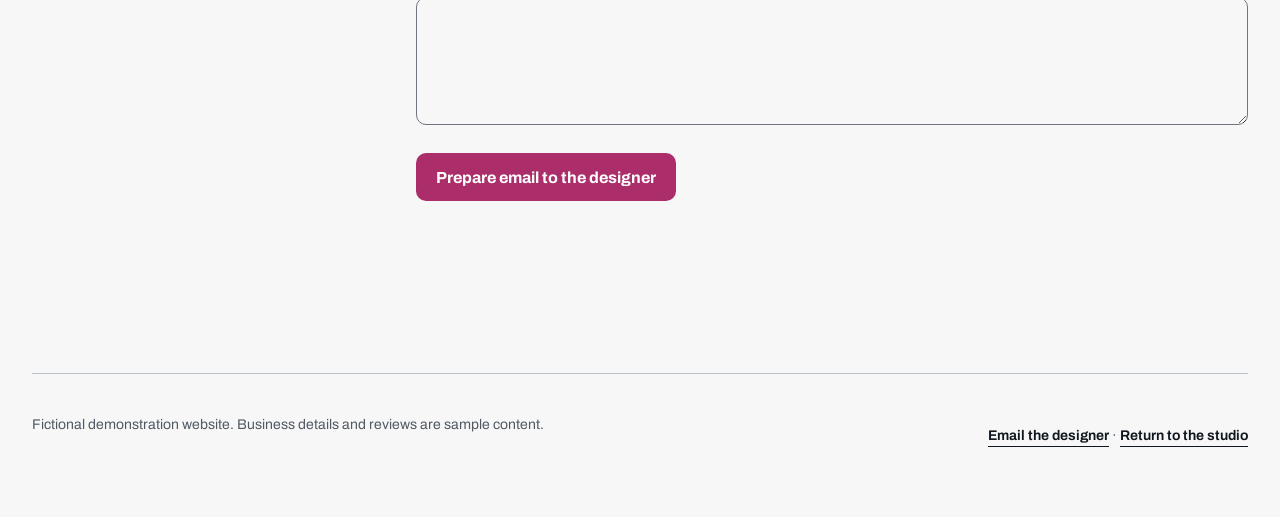
<file: precision-detail-co/index.html>
<!doctype html>
<html lang="en">
<head>
  <meta charset="utf-8">
  <meta name="viewport" content="width=device-width, initial-scale=1">
  <meta http-equiv="Content-Security-Policy" content="default-src 'self'; img-src 'self' data:; script-src 'self'; style-src 'self' 'unsafe-inline'; font-src 'self'; connect-src 'none'; object-src 'none'; base-uri 'none'; form-action mailto:">
  <title>Precision Detail Co. | Mobile detailing</title>
  <meta name="description" content="Meticulous detailing, without losing your day">
  <link rel="canonical" href="https://studio.vvzo.me/precision-detail-co/">
  <meta property="og:title" content="Precision Detail Co. | Mobile detailing">
  <meta property="og:description" content="Meticulous detailing, without losing your day">
  <meta property="og:url" content="https://studio.vvzo.me/precision-detail-co/">
  <meta property="og:type" content="website">
  <meta property="og:image" content="https://studio.vvzo.me/precision-detail-co/assets/heroes/precision-detail-co-1200.jpg">
  <meta property="og:image:alt" content="Grey sports coupe parked outdoors with trees in the background">
  <link rel="icon" href="../favicon.svg" type="image/svg+xml">
  <link rel="stylesheet" href="styles.css">
</head>
<body class="theme-frost" style="--accent: oklch(0.51 0.17 356)" data-slug="precision-detail-co" data-email="ied@live.com">
  <header class="site-header">
    <a class="brand" href="#top" aria-label="Precision Detail Co. home">Precision Detail Co.</a>
    <nav aria-label="Primary navigation">
      <a href="#services">Services</a>
      <a class="nav-action" href="#quote">Ask about this direction</a>
    </nav>
  </header>
  <main id="top">
    <section class="hero" aria-labelledby="hero-title">
      <div class="hero-copy">
        <p class="location">Serving Melbourne, AU</p>
        <h1 id="hero-title">Meticulous detailing, without losing your day</h1>
        <p class="hero-summary">Mobile car detailing at your home or workplace, with a clear scope and a finish built around your vehicle.</p>
        <div class="actions">
          <a class="button" href="#quote">Ask about this design direction</a>
          <a class="text-link" href="mailto:ied@live.com">Email the designer</a>
        </div>
      </div>
      <figure class="hero-media">
        <img class="hero-image" src="./assets/heroes/precision-detail-co-1200.jpg" srcset="./assets/heroes/precision-detail-co-720.jpg 720w, ./assets/heroes/precision-detail-co-1200.jpg 1200w, ./assets/heroes/precision-detail-co-1800.jpg 1800w" sizes="(max-width: 54rem) 100vw, 58vw" alt="Grey sports coupe parked outdoors with trees in the background" fetchpriority="high" decoding="async" referrerpolicy="no-referrer">
        <p class="media-fallback" hidden>Vehicle image unavailable. Service information and contact options remain available below.</p>
      </figure>
    </section>

    <section class="services section-shell" id="services" aria-labelledby="services-title">
      <div class="section-heading">
        <h2 id="services-title">Detailing services</h2>
        <p>Choose the level of care that fits the condition of your vehicle and the way you use it.</p>
      </div>
      <ul class="service-list">
          <li>
            <article>
              <h3>Maintenance Detail</h3>
              <p>A reliable recurring clean that keeps the cabin and exterior in disciplined order.</p>
            </article>
          </li>
          <li>
            <article>
              <h3>Interior Rescue</h3>
              <p>Focused treatment for stains, odours, and the visible effects of daily use.</p>
            </article>
          </li>
          <li>
            <article>
              <h3>Paint Revival</h3>
              <p>Decontamination and measured polishing to restore clarity, depth, and reflection.</p>
            </article>
          </li>
      </ul>
    </section>

    <section class="feedback section-shell" aria-labelledby="reviews-title">
      <div class="section-heading">
        <h2 id="reviews-title">Sample feedback concept</h2>
        <p>Illustrative copy only; these are not statements from real customers.</p>
      </div>
      <ul class="testimonial-list">
          <li>
            <figure>
              <blockquote><p>The service description is exact enough to choose confidently without a long back-and-forth.</p></blockquote>
              <figcaption>Sample feedback: Casey L.</figcaption>
            </figure>
          </li>
          <li>
            <figure>
              <blockquote><p>Clear communication and a quote path that respects the customer’s time.</p></blockquote>
              <figcaption>Sample feedback: Sam K.</figcaption>
            </figure>
          </li>
      </ul>
    </section>

    <section class="quote-section section-shell" aria-labelledby="quote-title">
      <div class="section-heading">
        <h2 id="quote-title">Ask about this design direction</h2>
        <p>Share only what is useful for a website-design conversation.</p>
      </div>
      <p class="contact-fallback">This is a fictional demo. This form prepares a draft addressed to William Wang at <a href="mailto:ied@live.com">ied@live.com</a>. Your browser asks your email app to open; nothing is sent automatically.</p>
      <form id="quote" data-email="ied@live.com" action="mailto:ied@live.com" method="post" enctype="text/plain">
        <div class="field">
          <label for="name">Name (optional)</label>
          <input id="name" name="name" type="text" autocomplete="name" maxlength="80">
        </div>

        <div class="field">
          <label for="service">Service (optional)</label>
          <select id="service" name="service">
            <option value="">Choose a service</option>
            <option value="Maintenance Detail">Maintenance Detail</option><option value="Interior Rescue">Interior Rescue</option><option value="Paint Revival">Paint Revival</option>
          </select>
        </div>

        <div class="field field-wide">
          <label for="message">Message (optional)</label>
          <textarea id="message" name="message" rows="5" maxlength="1000"></textarea>
        </div>

        <button class="button" type="submit">Prepare email to the designer</button>
        <p id="quote-status" class="form-status" role="status" aria-live="polite"></p>
      </form>
    </section>
  </main>
  <footer class="site-footer">
    <p>Fictional demonstration website. Business details and reviews are sample content.</p>
    <p><a href="mailto:ied@live.com">Email the designer</a> · <a href="../">Return to the studio</a></p>
  </footer>
  <script type="module" src="./site.js"></script>
</body>
</html>
</file>
<file: studio-home.css>
@font-face {
  font-family: "Archivo";
  src: url("./assets/fonts/archivo-latin.woff2") format("woff2");
  font-weight: 400 800;
  font-display: swap;
}

:root {
  color-scheme: light;
  --page: oklch(0.99 0 0);
  --surface: oklch(0.955 0.006 250);
  --ink: oklch(0.17 0.01 357);
  --muted: oklch(0.43 0.015 357);
  --rule: oklch(0.82 0.01 357);
  --accent: oklch(0.48 0.18 357);
  --focus: oklch(0.62 0.18 357);
  font-family: "Archivo", system-ui, -apple-system, "Segoe UI", sans-serif;
  font-synthesis: none;
}

* {
  box-sizing: border-box;
}

html {
  overflow-x: clip;
  scroll-behavior: smooth;
}

body {
  min-inline-size: 20rem;
  margin: 0;
  overflow-wrap: break-word;
  background: var(--page);
  color: var(--ink);
  -webkit-font-smoothing: antialiased;
  text-rendering: optimizeLegibility;
}

a {
  color: inherit;
  text-underline-offset: 0.18em;
}

img {
  display: block;
  inline-size: 100%;
  block-size: 100%;
  object-fit: cover;
}

:focus-visible {
  outline: 0.1875rem solid var(--focus);
  outline-offset: 0.25rem;
}

.studio-header,
main > section,
footer {
  inline-size: min(100% - 3rem, 76rem);
  margin-inline: auto;
}

.studio-header {
  min-block-size: 5rem;
  display: flex;
  align-items: center;
  justify-content: space-between;
  gap: 2rem;
  border-block-end: 1px solid var(--rule);
}

.studio-header nav {
  display: flex;
  align-items: center;
  gap: 1.5rem;
  font-size: 0.9375rem;
  font-weight: 620;
}

.studio-header nav > a:not(.header-action) {
  display: inline-flex;
  min-block-size: 2.75rem;
  min-inline-size: 2.75rem;
  align-items: center;
  justify-content: center;
  text-decoration-thickness: 1px;
}

.studio-name {
  display: inline-flex;
  min-block-size: 2.75rem;
  align-items: center;
  flex: none;
  font-weight: 720;
  letter-spacing: -0.018em;
  text-decoration: none;
}

.header-action,
.primary-action {
  display: inline-flex;
  min-block-size: 3rem;
  align-items: center;
  justify-content: center;
  padding-inline: 1.15rem;
  border-radius: 0.625rem;
  background: var(--accent);
  color: white;
  font-weight: 700;
  line-height: 1.2;
  text-align: center;
  text-decoration: none;
  transition: filter 140ms ease-out, transform 140ms ease-out;
}

.header-action:hover,
.primary-action:hover {
  filter: brightness(1.08);
}

.header-action:active,
.primary-action:active {
  transform: translateY(1px);
}

.studio-hero {
  min-block-size: 42rem;
  display: grid;
  grid-template-columns: minmax(0, 1fr) minmax(16rem, 0.38fr);
  align-items: end;
  gap: clamp(3rem, 8vw, 8rem);
  padding-block: clamp(6rem, 12vw, 10rem);
}

.location {
  margin: 0 0 1.25rem;
  color: var(--accent);
  font-size: 0.8125rem;
  font-weight: 700;
  letter-spacing: 0.1em;
  text-transform: uppercase;
}

h1,
h2 {
  margin: 0;
  text-wrap: balance;
}

h1 {
  max-inline-size: 13ch;
  font-size: clamp(3rem, 8vw, 6rem);
  line-height: 0.98;
  letter-spacing: -0.038em;
}

h2 {
  font-size: clamp(2.5rem, 6vw, 4.75rem);
  line-height: 1;
  letter-spacing: -0.035em;
}

.hero-copy,
.hero-note,
.section-intro p,
.contact-section p {
  max-inline-size: 65ch;
  line-height: 1.65;
}

.hero-copy {
  margin: 2rem 0;
  color: var(--muted);
  font-size: clamp(1.0625rem, 1.5vw, 1.25rem);
}

.hero-feature {
  min-inline-size: 0;
  align-self: stretch;
  display: flex;
  flex-direction: column;
  justify-content: flex-end;
}

.hero-media {
  margin: 0;
}

.hero-media a {
  display: block;
  min-block-size: 2.75rem;
  aspect-ratio: 4 / 5;
  overflow: hidden;
  border-radius: 0.75rem;
  background: var(--surface);
  transition: filter 140ms ease-out;
}

.hero-media a:hover {
  filter: brightness(0.96);
}

.hero-media img {
  object-position: center;
}

.hero-media figcaption {
  margin-block-start: 0.75rem;
  color: var(--muted);
  font-size: 0.75rem;
  line-height: 1.5;
}

.hero-note {
  margin: 1.5rem 0 0;
  padding-block-start: 1.5rem;
  border-block-start: 1px solid var(--rule);
  color: var(--muted);
  font-size: 0.875rem;
}

.work-section,
.process-section,
.scope-section,
.contact-section {
  padding-block: clamp(5rem, 10vw, 9rem);
  border-block-start: 1px solid var(--rule);
}

.section-intro {
  display: grid;
  grid-template-columns: 1fr minmax(18rem, 0.45fr);
  gap: 3rem;
  align-items: end;
}

.section-intro p {
  margin: 0;
  color: var(--muted);
}

.work-list {
  margin: 4rem 0 0;
  padding: 0;
  list-style: none;
}

.work-item {
  border-block-start: 1px solid var(--rule);
}

.work-item:last-child {
  border-block-end: 1px solid var(--rule);
}

.work-item a {
  display: grid;
  min-block-size: 2.75rem;
  grid-template-columns: minmax(15rem, 0.7fr) 1fr auto;
  gap: 2rem;
  align-items: center;
  padding-block: 1.5rem;
  text-decoration: none;
}

.work-media {
  margin: 0;
  aspect-ratio: 16 / 10;
  overflow: hidden;
  border-radius: 0.75rem;
  background: var(--surface);
}

.work-media img {
  transition: filter 140ms ease-out;
}

.work-item a:hover .work-media img {
  filter: brightness(0.94);
}

.work-item span {
  font-size: clamp(1.5rem, 3vw, 2.5rem);
  font-weight: 680;
  letter-spacing: -0.025em;
}

.work-item strong {
  color: var(--muted);
  font-size: 0.9rem;
  font-weight: 600;
  text-transform: capitalize;
}

.process-section ol,
.scope-section ul {
  margin: 4rem 0 0;
  padding: 0;
  list-style: none;
}

.process-section li,
.scope-section li {
  display: grid;
  grid-template-columns: minmax(12rem, 0.35fr) 1fr;
  gap: 2rem;
  padding-block: 1.5rem;
  border-block-start: 1px solid var(--rule);
}

.process-section li:last-child,
.scope-section li:last-child {
  border-block-end: 1px solid var(--rule);
}

.process-section strong {
  color: var(--ink);
}

.process-section span,
.scope-section li {
  color: var(--muted);
  line-height: 1.6;
}

.contact-section {
  background: var(--surface);
  padding-inline: clamp(1.5rem, 5vw, 5rem);
}

.contact-section > p:first-of-type {
  margin: 1.5rem 0 2rem;
  color: var(--muted);
}

.manual-contact {
  margin: 1.5rem 0 0;
  color: var(--muted);
  font-size: 0.875rem;
}

.manual-contact a {
  display: inline-flex;
  min-block-size: 2.75rem;
  max-inline-size: 100%;
  align-items: center;
  overflow-wrap: anywhere;
  vertical-align: middle;
}

footer {
  padding-block: 2rem;
  color: var(--muted);
  font-size: 0.8125rem;
  line-height: 1.5;
}

footer p {
  margin: 0;
}

@media (max-width: 54rem) {
  .studio-hero,
  .section-intro {
    grid-template-columns: 1fr;
  }

  .studio-hero {
    min-block-size: auto;
  }

  .hero-feature {
    max-inline-size: 32rem;
  }

  .hero-media a {
    aspect-ratio: 16 / 11;
  }

  .work-item a {
    grid-template-columns: minmax(12rem, 0.6fr) 1fr;
  }

  .work-item strong {
    grid-column: 2;
  }
}

@media (max-width: 40rem) {
  .studio-header,
  main > section,
  footer {
    inline-size: min(100% - 2rem, 76rem);
  }

  .studio-header {
    gap: 0.75rem;
  }

  .studio-header nav > a[href="#work"] {
    display: none;
  }

  .studio-header nav {
    min-inline-size: 0;
    gap: 0;
  }

  .studio-name {
    font-size: 0.875rem;
  }

  .header-action {
    min-block-size: 3rem;
    padding-inline: 0.85rem;
    font-size: 0.75rem;
  }

  .studio-hero {
    padding-block: 5rem;
  }

  h1 {
    font-size: clamp(2.75rem, 14vw, 4.25rem);
  }

  .hero-media a {
    aspect-ratio: 4 / 3;
  }

  .work-item a,
  .process-section li,
  .scope-section li {
    grid-template-columns: 1fr;
    gap: 0.75rem;
  }

  .work-item strong {
    grid-column: 1;
  }
}

@media (prefers-reduced-motion: reduce) {
  html {
    scroll-behavior: auto;
  }

  *,
  *::before,
  *::after {
    transition-duration: 0.01ms !important;
  }
}
</file>
<file: apex-mobile-detail/styles.css>
@font-face {
  font-family: "Archivo";
  src: url("./assets/fonts/archivo-latin.woff2") format("woff2");
  font-weight: 400 800;
  font-style: normal;
  font-display: swap;
}

:root {
  color-scheme: light;
  font-synthesis: none;
  --page: oklch(0.99 0 0);
  --surface: oklch(0.965 0 0);
  --ink: oklch(0.17 0.01 357);
  --muted: oklch(0.45 0.015 357);
  --rule: oklch(0.84 0.008 357);
  --field-border: oklch(0.58 0.01 357);
  --button-ink: oklch(0.99 0 0);
  --focus: oklch(0.62 0.18 357);
  --image-position: 54% center;
}

* {
  box-sizing: border-box;
}

html {
  scroll-behavior: smooth;
}

body {
  min-width: 20rem;
  margin: 0;
  font-family: Archivo, system-ui, -apple-system, BlinkMacSystemFont, "Segoe UI", sans-serif;
  color: var(--ink);
  background: var(--page);
  text-rendering: optimizeLegibility;
}

.theme-graphite {
  color-scheme: dark;
  --page: oklch(0.14 0 0);
  --surface: oklch(0.19 0 0);
  --ink: oklch(0.96 0.006 357);
  --muted: oklch(0.73 0.012 357);
  --rule: oklch(0.34 0.012 357);
  --field-border: oklch(0.52 0.01 357);
  --button-ink: oklch(0.99 0 0);
  --focus: oklch(0.72 0.14 357);
  --location-accent: oklch(0.76 0.13 357);
  --image-position: 58% center;
}

.theme-frost {
  --page: oklch(0.975 0 0);
  --surface: oklch(0.935 0 0);
  --ink: oklch(0.2 0.018 250);
  --muted: oklch(0.46 0.02 250);
  --rule: oklch(0.8 0.015 250);
  --field-border: oklch(0.56 0.015 250);
  --button-ink: oklch(0.99 0 0);
  --focus: oklch(0.59 0.18 357);
  --image-position: 48% center;
}

::selection {
  color: var(--button-ink);
  background: var(--accent);
}

a {
  color: inherit;
}

img {
  display: block;
  max-width: 100%;
}

button,
input,
select,
textarea {
  font: inherit;
}

a,
button,
input,
select,
textarea {
  -webkit-tap-highlight-color: oklch(0.62 0.18 357 / 0.2);
}

:focus-visible {
  outline: 0.1875rem solid var(--focus);
  outline-offset: 0.1875rem;
}

.site-header,
.section-shell,
.site-footer {
  width: min(76rem, calc(100% - 3rem));
  margin-inline: auto;
}

.site-header {
  min-height: 5rem;
  display: flex;
  align-items: center;
  justify-content: space-between;
  gap: 2rem;
  border-bottom: 0.0625rem solid var(--rule);
}

.brand {
  max-width: 20rem;
  min-block-size: 2.75rem;
  display: inline-flex;
  align-items: center;
  font-size: 1rem;
  font-weight: 720;
  letter-spacing: -0.015em;
  text-decoration: none;
}

.site-header nav {
  display: flex;
  align-items: center;
  gap: clamp(1rem, 3vw, 2.25rem);
}

.site-header nav a {
  min-height: 2.75rem;
  display: inline-flex;
  align-items: center;
  font-size: 0.875rem;
  font-weight: 650;
  text-underline-offset: 0.35rem;
}

.site-header .nav-action {
  color: var(--button-ink);
  background: var(--accent);
  padding-inline: 1rem;
  text-decoration: none;
}

.hero {
  width: min(88rem, calc(100% - 3rem));
  min-height: calc(100svh - 5rem);
  margin-inline: auto;
  padding-block: clamp(2.5rem, 7vw, 7rem);
  display: grid;
  grid-template-columns: minmax(18rem, 0.82fr) minmax(24rem, 1.18fr);
  align-items: center;
  gap: clamp(2.5rem, 7vw, 8rem);
}

.hero-copy {
  position: relative;
  z-index: 1;
}

.location {
  margin: 0 0 1.25rem;
  color: var(--location-accent, var(--accent));
  font-size: 0.875rem;
  font-weight: 740;
  line-height: 1.4;
}

h1,
h2,
h3 {
  text-wrap: balance;
}

p {
  text-wrap: pretty;
}

h1 {
  max-width: 12ch;
  margin: 0;
  font-size: clamp(3rem, 6.5vw, 6rem);
  font-weight: 680;
  letter-spacing: -0.038em;
  line-height: 0.98;
}

.hero-summary {
  max-width: 39rem;
  margin: 2rem 0 0;
  color: var(--muted);
  font-size: clamp(1rem, 1.3vw, 1.2rem);
  line-height: 1.65;
}

.actions {
  margin-top: 2rem;
  display: flex;
  align-items: center;
  flex-wrap: wrap;
  gap: 1rem 1.5rem;
}

.button {
  min-height: 3rem;
  display: inline-flex;
  align-items: center;
  justify-content: center;
  border: 0;
  border-radius: 0.625rem;
  color: var(--button-ink);
  background: var(--accent);
  padding: 0.75rem 1.25rem;
  font-weight: 720;
  line-height: 1.2;
  text-decoration: none;
  cursor: pointer;
  transition: filter 140ms ease, transform 140ms ease;
}

.button:hover {
  filter: brightness(0.88);
}

.button:active {
  transform: translateY(0.0625rem);
}

.text-link {
  min-height: 2.75rem;
  display: inline-flex;
  align-items: center;
  font-weight: 650;
  text-underline-offset: 0.4rem;
}

.hero-media {
  position: relative;
  height: min(72vh, 48rem);
  min-height: 30rem;
  margin: 0;
  overflow: hidden;
  background: var(--surface);
}

.hero-image {
  width: 100%;
  height: 100%;
  object-fit: cover;
  object-position: var(--image-position);
}

.media-fallback {
  width: 100%;
  height: 100%;
  margin: 0;
  display: grid;
  place-items: center;
  color: var(--muted);
  background: var(--surface);
  padding: 2rem;
  text-align: center;
  line-height: 1.6;
}

.media-fallback[hidden] {
  display: none;
}

.theme-precision-light .hero {
  grid-template-columns: minmax(18rem, 0.82fr) minmax(24rem, 1.18fr);
}

.theme-precision-light .hero-copy {
  grid-column: 1;
}

.theme-precision-light .hero-media {
  grid-column: 2;
}

.theme-graphite .hero {
  width: 100%;
  min-height: calc(100svh - 5rem);
  padding: 0;
  grid-template-columns: minmax(2rem, 1fr) minmax(18rem, 34rem) minmax(2rem, 1fr);
  grid-template-rows: minmax(42rem, calc(100svh - 5rem));
  gap: 0;
}

.theme-graphite .hero-media {
  width: 100%;
  height: 100%;
  min-height: 42rem;
  grid-column: 1 / -1;
  grid-row: 1;
}

.theme-graphite .hero-copy {
  grid-column: 2;
  grid-row: 1;
  align-self: end;
  margin-block: 4rem;
  padding: clamp(2rem, 5vw, 4rem);
  background: var(--page);
}

.theme-graphite .hero h1 {
  font-size: clamp(3rem, 5.5vw, 5.5rem);
}

.theme-graphite .feedback {
  border-block: 0.0625rem solid var(--rule);
  background: var(--page);
  box-shadow: none;
}

.theme-frost .hero {
  grid-template-columns: minmax(24rem, 1.12fr) minmax(20rem, 0.88fr);
}

.theme-frost .hero-copy {
  grid-column: 2;
  grid-row: 1;
  padding-left: clamp(1rem, 3vw, 3rem);
}

.theme-frost .hero-media {
  grid-column: 1;
  grid-row: 1;
}

.theme-frost h1 {
  font-size: clamp(2.75rem, 5.5vw, 5.25rem);
  line-height: 1.02;
}

.theme-frost .service-list article {
  grid-template-columns: minmax(12rem, 0.55fr) minmax(18rem, 1.45fr);
  padding-block: 2.75rem;
}

.theme-frost .feedback {
  background: var(--page);
  box-shadow: none;
}

.theme-frost .testimonial-list {
  grid-template-columns: minmax(16rem, 0.65fr) minmax(20rem, 1.35fr);
  align-items: start;
  gap: clamp(4rem, 12vw, 12rem);
}

.section-shell {
  padding-block: clamp(5rem, 10vw, 9rem);
  border-top: 0.0625rem solid var(--rule);
}

.section-heading {
  display: grid;
  grid-template-columns: minmax(16rem, 0.85fr) minmax(16rem, 0.7fr);
  gap: clamp(1.5rem, 4vw, 4rem);
  align-items: start;
  margin-bottom: clamp(3.5rem, 7vw, 6rem);
}

.section-heading h2 {
  max-width: 12ch;
  margin: 0;
  font-size: clamp(2.5rem, 5vw, 4.75rem);
  font-weight: 650;
  letter-spacing: -0.035em;
  line-height: 1;
}

.section-heading > p:last-child {
  max-width: 34rem;
  margin: 0;
  color: var(--muted);
  font-size: 1rem;
  line-height: 1.7;
}

.service-list,
.testimonial-list {
  margin: 0;
  padding: 0;
  list-style: none;
}

.service-list li {
  border-top: 0.0625rem solid var(--rule);
}

.service-list li:last-child {
  border-bottom: 0.0625rem solid var(--rule);
}

.service-list article {
  min-height: 8rem;
  display: grid;
  grid-template-columns: minmax(14rem, 0.7fr) minmax(18rem, 1fr);
  gap: clamp(2rem, 8vw, 10rem);
  align-items: baseline;
  padding-block: 2rem;
}

.service-list h3 {
  margin: 0;
  font-size: clamp(1.35rem, 2vw, 2rem);
  font-weight: 650;
  letter-spacing: -0.02em;
}

.service-list p {
  max-width: 45rem;
  margin: 0;
  color: var(--muted);
  line-height: 1.7;
}

.feedback {
  background: var(--surface);
  box-shadow: 50vw 0 var(--surface), -50vw 0 var(--surface);
}

.testimonial-list {
  display: grid;
  grid-template-columns: minmax(20rem, 1.4fr) minmax(16rem, 0.6fr);
  gap: clamp(3rem, 9vw, 9rem);
  align-items: end;
}

.testimonial-list figure {
  margin: 0;
}

.testimonial-list blockquote {
  margin: 0 0 1.75rem;
}

.testimonial-list blockquote p {
  margin: 0;
  font-size: clamp(1.5rem, 3vw, 3.25rem);
  font-weight: 560;
  letter-spacing: -0.025em;
  line-height: 1.15;
}

.testimonial-list li:not(:first-child) blockquote p {
  color: var(--muted);
  font-size: clamp(1.1rem, 1.7vw, 1.5rem);
  line-height: 1.45;
}

.testimonial-list figcaption {
  color: var(--muted);
  font-size: 0.875rem;
  line-height: 1.5;
}

.quote-section form {
  max-width: 52rem;
  margin-left: auto;
  display: grid;
  grid-template-columns: 1fr 1fr;
  gap: 1.25rem;
}

.contact-fallback {
  max-width: 52rem;
  margin: 0 0 1.5rem auto;
  color: var(--muted);
  line-height: 1.65;
}

.contact-fallback a {
  min-height: 2.75rem;
  display: inline-flex;
  align-items: center;
  color: var(--ink);
  font-weight: 650;
  text-underline-offset: 0.3rem;
}

.field {
  display: grid;
  gap: 0.5rem;
}

.field-wide,
.quote-section form > .button,
.form-status {
  grid-column: 1 / -1;
}

label {
  font-size: 0.875rem;
  font-weight: 680;
}

input,
select,
textarea {
  width: 100%;
  min-height: 3rem;
  border: 0.0625rem solid var(--field-border);
  border-radius: 0.625rem;
  color: var(--ink);
  background: var(--page);
  padding: 0.75rem 0.875rem;
}

textarea {
  min-height: 8rem;
  resize: vertical;
}

input:hover,
select:hover,
textarea:hover {
  border-color: var(--muted);
}

.quote-section form > .button {
  justify-self: start;
  margin-top: 0.5rem;
}

.form-status {
  min-height: 1.5rem;
  margin: 0;
  color: var(--muted);
  line-height: 1.5;
}

.form-status[data-state="error"] {
  color: oklch(0.48 0.18 25);
}

.theme-graphite .form-status[data-state="error"] {
  color: oklch(0.76 0.13 25);
}

.form-status[data-state="pending"] {
  color: var(--ink);
}

.form-status[data-state="prepared"] {
  color: oklch(0.42 0.1 150);
}

.theme-graphite .form-status[data-state="prepared"] {
  color: oklch(0.75 0.1 150);
}

.site-footer {
  min-height: 9rem;
  padding-block: 2.5rem;
  display: flex;
  justify-content: space-between;
  gap: 2rem;
  border-top: 0.0625rem solid var(--rule);
}

.site-footer p {
  max-width: 44rem;
  margin: 0;
  color: var(--muted);
  font-size: 0.875rem;
  line-height: 1.6;
}

.site-footer a {
  min-height: 2.75rem;
  display: inline-flex;
  align-items: center;
  color: var(--ink);
  font-weight: 650;
  text-underline-offset: 0.35rem;
}

@media (max-width: 54rem) {
  .hero {
    min-height: auto;
    grid-template-columns: 1fr;
    gap: 3rem;
  }

  .hero-copy {
    max-width: 44rem;
  }

  .hero-media {
    height: min(75vw, 38rem);
    min-height: 24rem;
  }

  .theme-precision-light .hero {
    grid-template-columns: 1fr;
  }

  .theme-precision-light .hero-copy {
    grid-column: 1;
    grid-row: 1;
  }

  .theme-precision-light .hero-media {
    grid-column: 1;
    grid-row: 2;
  }

  .theme-graphite .hero {
    width: min(88rem, calc(100% - 3rem));
    min-height: auto;
    padding-block: clamp(2.5rem, 7vw, 7rem);
    grid-template-columns: 1fr;
    grid-template-rows: auto;
    gap: 3rem;
  }

  .theme-frost .hero {
    width: min(88rem, calc(100% - 3rem));
    min-height: auto;
    padding-block: clamp(2.5rem, 7vw, 7rem);
    grid-template-columns: 1fr;
    grid-template-rows: auto;
    gap: 3rem;
  }

  .theme-graphite .hero-copy,
  .theme-frost .hero-copy {
    grid-column: 1;
    grid-row: 1;
    margin: 0;
    padding: 0;
    background: var(--page);
  }

  .theme-graphite .hero-media,
  .theme-frost .hero-media {
    height: min(75vw, 38rem);
    min-height: 24rem;
    grid-column: 1;
    grid-row: 2;
  }

  .theme-frost .service-list article {
    grid-template-columns: 1fr;
  }

  .theme-frost .testimonial-list {
    grid-template-columns: 1fr;
  }

  .section-heading {
    grid-template-columns: 1fr 1fr;
  }
}

@media (max-width: 40rem) {
  .site-header,
  .section-shell,
  .site-footer,
  .hero {
    width: min(100% - 2rem, 76rem);
  }

  .site-header nav > a:first-child {
    display: none;
  }

  .site-header .nav-action {
    padding-inline: 0.75rem;
  }

  .hero {
    padding-block: 3.5rem;
  }

  h1 {
    font-size: clamp(2.75rem, 14vw, 4.5rem);
  }

  .hero-media {
    width: calc(100% + 1rem);
    height: 29rem;
    min-height: 0;
  }

  .section-heading {
    grid-template-columns: 1fr;
    gap: 1.25rem;
  }

  .service-list article,
  .testimonial-list,
  .quote-section form {
    grid-template-columns: 1fr;
  }

  .service-list article {
    gap: 0.875rem;
  }

  .testimonial-list {
    gap: 3.5rem;
  }

  .field-wide,
  .quote-section form > .button,
  .form-status {
    grid-column: 1;
  }

  .quote-section form > .button {
    width: 100%;
  }

  .site-footer {
    flex-direction: column;
  }
}

@media (prefers-reduced-motion: reduce) {
  html {
    scroll-behavior: auto;
  }

  *,
  *::before,
  *::after {
    scroll-behavior: auto;
    transition-duration: 0.01ms;
    animation-duration: 0.01ms;
    animation-iteration-count: 1;
  }
}
</file>
<file: northstar-auto-spa/styles.css>
@font-face {
  font-family: "Archivo";
  src: url("./assets/fonts/archivo-latin.woff2") format("woff2");
  font-weight: 400 800;
  font-style: normal;
  font-display: swap;
}

:root {
  color-scheme: light;
  font-synthesis: none;
  --page: oklch(0.99 0 0);
  --surface: oklch(0.965 0 0);
  --ink: oklch(0.17 0.01 357);
  --muted: oklch(0.45 0.015 357);
  --rule: oklch(0.84 0.008 357);
  --field-border: oklch(0.58 0.01 357);
  --button-ink: oklch(0.99 0 0);
  --focus: oklch(0.62 0.18 357);
  --image-position: 54% center;
}

* {
  box-sizing: border-box;
}

html {
  scroll-behavior: smooth;
}

body {
  min-width: 20rem;
  margin: 0;
  font-family: Archivo, system-ui, -apple-system, BlinkMacSystemFont, "Segoe UI", sans-serif;
  color: var(--ink);
  background: var(--page);
  text-rendering: optimizeLegibility;
}

.theme-graphite {
  color-scheme: dark;
  --page: oklch(0.14 0 0);
  --surface: oklch(0.19 0 0);
  --ink: oklch(0.96 0.006 357);
  --muted: oklch(0.73 0.012 357);
  --rule: oklch(0.34 0.012 357);
  --field-border: oklch(0.52 0.01 357);
  --button-ink: oklch(0.99 0 0);
  --focus: oklch(0.72 0.14 357);
  --location-accent: oklch(0.76 0.13 357);
  --image-position: 58% center;
}

.theme-frost {
  --page: oklch(0.975 0 0);
  --surface: oklch(0.935 0 0);
  --ink: oklch(0.2 0.018 250);
  --muted: oklch(0.46 0.02 250);
  --rule: oklch(0.8 0.015 250);
  --field-border: oklch(0.56 0.015 250);
  --button-ink: oklch(0.99 0 0);
  --focus: oklch(0.59 0.18 357);
  --image-position: 48% center;
}

::selection {
  color: var(--button-ink);
  background: var(--accent);
}

a {
  color: inherit;
}

img {
  display: block;
  max-width: 100%;
}

button,
input,
select,
textarea {
  font: inherit;
}

a,
button,
input,
select,
textarea {
  -webkit-tap-highlight-color: oklch(0.62 0.18 357 / 0.2);
}

:focus-visible {
  outline: 0.1875rem solid var(--focus);
  outline-offset: 0.1875rem;
}

.site-header,
.section-shell,
.site-footer {
  width: min(76rem, calc(100% - 3rem));
  margin-inline: auto;
}

.site-header {
  min-height: 5rem;
  display: flex;
  align-items: center;
  justify-content: space-between;
  gap: 2rem;
  border-bottom: 0.0625rem solid var(--rule);
}

.brand {
  max-width: 20rem;
  min-block-size: 2.75rem;
  display: inline-flex;
  align-items: center;
  font-size: 1rem;
  font-weight: 720;
  letter-spacing: -0.015em;
  text-decoration: none;
}

.site-header nav {
  display: flex;
  align-items: center;
  gap: clamp(1rem, 3vw, 2.25rem);
}

.site-header nav a {
  min-height: 2.75rem;
  display: inline-flex;
  align-items: center;
  font-size: 0.875rem;
  font-weight: 650;
  text-underline-offset: 0.35rem;
}

.site-header .nav-action {
  color: var(--button-ink);
  background: var(--accent);
  padding-inline: 1rem;
  text-decoration: none;
}

.hero {
  width: min(88rem, calc(100% - 3rem));
  min-height: calc(100svh - 5rem);
  margin-inline: auto;
  padding-block: clamp(2.5rem, 7vw, 7rem);
  display: grid;
  grid-template-columns: minmax(18rem, 0.82fr) minmax(24rem, 1.18fr);
  align-items: center;
  gap: clamp(2.5rem, 7vw, 8rem);
}

.hero-copy {
  position: relative;
  z-index: 1;
}

.location {
  margin: 0 0 1.25rem;
  color: var(--location-accent, var(--accent));
  font-size: 0.875rem;
  font-weight: 740;
  line-height: 1.4;
}

h1,
h2,
h3 {
  text-wrap: balance;
}

p {
  text-wrap: pretty;
}

h1 {
  max-width: 12ch;
  margin: 0;
  font-size: clamp(3rem, 6.5vw, 6rem);
  font-weight: 680;
  letter-spacing: -0.038em;
  line-height: 0.98;
}

.hero-summary {
  max-width: 39rem;
  margin: 2rem 0 0;
  color: var(--muted);
  font-size: clamp(1rem, 1.3vw, 1.2rem);
  line-height: 1.65;
}

.actions {
  margin-top: 2rem;
  display: flex;
  align-items: center;
  flex-wrap: wrap;
  gap: 1rem 1.5rem;
}

.button {
  min-height: 3rem;
  display: inline-flex;
  align-items: center;
  justify-content: center;
  border: 0;
  border-radius: 0.625rem;
  color: var(--button-ink);
  background: var(--accent);
  padding: 0.75rem 1.25rem;
  font-weight: 720;
  line-height: 1.2;
  text-decoration: none;
  cursor: pointer;
  transition: filter 140ms ease, transform 140ms ease;
}

.button:hover {
  filter: brightness(0.88);
}

.button:active {
  transform: translateY(0.0625rem);
}

.text-link {
  min-height: 2.75rem;
  display: inline-flex;
  align-items: center;
  font-weight: 650;
  text-underline-offset: 0.4rem;
}

.hero-media {
  position: relative;
  height: min(72vh, 48rem);
  min-height: 30rem;
  margin: 0;
  overflow: hidden;
  background: var(--surface);
}

.hero-image {
  width: 100%;
  height: 100%;
  object-fit: cover;
  object-position: var(--image-position);
}

.media-fallback {
  width: 100%;
  height: 100%;
  margin: 0;
  display: grid;
  place-items: center;
  color: var(--muted);
  background: var(--surface);
  padding: 2rem;
  text-align: center;
  line-height: 1.6;
}

.media-fallback[hidden] {
  display: none;
}

.theme-precision-light .hero {
  grid-template-columns: minmax(18rem, 0.82fr) minmax(24rem, 1.18fr);
}

.theme-precision-light .hero-copy {
  grid-column: 1;
}

.theme-precision-light .hero-media {
  grid-column: 2;
}

.theme-graphite .hero {
  width: 100%;
  min-height: calc(100svh - 5rem);
  padding: 0;
  grid-template-columns: minmax(2rem, 1fr) minmax(18rem, 34rem) minmax(2rem, 1fr);
  grid-template-rows: minmax(42rem, calc(100svh - 5rem));
  gap: 0;
}

.theme-graphite .hero-media {
  width: 100%;
  height: 100%;
  min-height: 42rem;
  grid-column: 1 / -1;
  grid-row: 1;
}

.theme-graphite .hero-copy {
  grid-column: 2;
  grid-row: 1;
  align-self: end;
  margin-block: 4rem;
  padding: clamp(2rem, 5vw, 4rem);
  background: var(--page);
}

.theme-graphite .hero h1 {
  font-size: clamp(3rem, 5.5vw, 5.5rem);
}

.theme-graphite .feedback {
  border-block: 0.0625rem solid var(--rule);
  background: var(--page);
  box-shadow: none;
}

.theme-frost .hero {
  grid-template-columns: minmax(24rem, 1.12fr) minmax(20rem, 0.88fr);
}

.theme-frost .hero-copy {
  grid-column: 2;
  grid-row: 1;
  padding-left: clamp(1rem, 3vw, 3rem);
}

.theme-frost .hero-media {
  grid-column: 1;
  grid-row: 1;
}

.theme-frost h1 {
  font-size: clamp(2.75rem, 5.5vw, 5.25rem);
  line-height: 1.02;
}

.theme-frost .service-list article {
  grid-template-columns: minmax(12rem, 0.55fr) minmax(18rem, 1.45fr);
  padding-block: 2.75rem;
}

.theme-frost .feedback {
  background: var(--page);
  box-shadow: none;
}

.theme-frost .testimonial-list {
  grid-template-columns: minmax(16rem, 0.65fr) minmax(20rem, 1.35fr);
  align-items: start;
  gap: clamp(4rem, 12vw, 12rem);
}

.section-shell {
  padding-block: clamp(5rem, 10vw, 9rem);
  border-top: 0.0625rem solid var(--rule);
}

.section-heading {
  display: grid;
  grid-template-columns: minmax(16rem, 0.85fr) minmax(16rem, 0.7fr);
  gap: clamp(1.5rem, 4vw, 4rem);
  align-items: start;
  margin-bottom: clamp(3.5rem, 7vw, 6rem);
}

.section-heading h2 {
  max-width: 12ch;
  margin: 0;
  font-size: clamp(2.5rem, 5vw, 4.75rem);
  font-weight: 650;
  letter-spacing: -0.035em;
  line-height: 1;
}

.section-heading > p:last-child {
  max-width: 34rem;
  margin: 0;
  color: var(--muted);
  font-size: 1rem;
  line-height: 1.7;
}

.service-list,
.testimonial-list {
  margin: 0;
  padding: 0;
  list-style: none;
}

.service-list li {
  border-top: 0.0625rem solid var(--rule);
}

.service-list li:last-child {
  border-bottom: 0.0625rem solid var(--rule);
}

.service-list article {
  min-height: 8rem;
  display: grid;
  grid-template-columns: minmax(14rem, 0.7fr) minmax(18rem, 1fr);
  gap: clamp(2rem, 8vw, 10rem);
  align-items: baseline;
  padding-block: 2rem;
}

.service-list h3 {
  margin: 0;
  font-size: clamp(1.35rem, 2vw, 2rem);
  font-weight: 650;
  letter-spacing: -0.02em;
}

.service-list p {
  max-width: 45rem;
  margin: 0;
  color: var(--muted);
  line-height: 1.7;
}

.feedback {
  background: var(--surface);
  box-shadow: 50vw 0 var(--surface), -50vw 0 var(--surface);
}

.testimonial-list {
  display: grid;
  grid-template-columns: minmax(20rem, 1.4fr) minmax(16rem, 0.6fr);
  gap: clamp(3rem, 9vw, 9rem);
  align-items: end;
}

.testimonial-list figure {
  margin: 0;
}

.testimonial-list blockquote {
  margin: 0 0 1.75rem;
}

.testimonial-list blockquote p {
  margin: 0;
  font-size: clamp(1.5rem, 3vw, 3.25rem);
  font-weight: 560;
  letter-spacing: -0.025em;
  line-height: 1.15;
}

.testimonial-list li:not(:first-child) blockquote p {
  color: var(--muted);
  font-size: clamp(1.1rem, 1.7vw, 1.5rem);
  line-height: 1.45;
}

.testimonial-list figcaption {
  color: var(--muted);
  font-size: 0.875rem;
  line-height: 1.5;
}

.quote-section form {
  max-width: 52rem;
  margin-left: auto;
  display: grid;
  grid-template-columns: 1fr 1fr;
  gap: 1.25rem;
}

.contact-fallback {
  max-width: 52rem;
  margin: 0 0 1.5rem auto;
  color: var(--muted);
  line-height: 1.65;
}

.contact-fallback a {
  min-height: 2.75rem;
  display: inline-flex;
  align-items: center;
  color: var(--ink);
  font-weight: 650;
  text-underline-offset: 0.3rem;
}

.field {
  display: grid;
  gap: 0.5rem;
}

.field-wide,
.quote-section form > .button,
.form-status {
  grid-column: 1 / -1;
}

label {
  font-size: 0.875rem;
  font-weight: 680;
}

input,
select,
textarea {
  width: 100%;
  min-height: 3rem;
  border: 0.0625rem solid var(--field-border);
  border-radius: 0.625rem;
  color: var(--ink);
  background: var(--page);
  padding: 0.75rem 0.875rem;
}

textarea {
  min-height: 8rem;
  resize: vertical;
}

input:hover,
select:hover,
textarea:hover {
  border-color: var(--muted);
}

.quote-section form > .button {
  justify-self: start;
  margin-top: 0.5rem;
}

.form-status {
  min-height: 1.5rem;
  margin: 0;
  color: var(--muted);
  line-height: 1.5;
}

.form-status[data-state="error"] {
  color: oklch(0.48 0.18 25);
}

.theme-graphite .form-status[data-state="error"] {
  color: oklch(0.76 0.13 25);
}

.form-status[data-state="pending"] {
  color: var(--ink);
}

.form-status[data-state="prepared"] {
  color: oklch(0.42 0.1 150);
}

.theme-graphite .form-status[data-state="prepared"] {
  color: oklch(0.75 0.1 150);
}

.site-footer {
  min-height: 9rem;
  padding-block: 2.5rem;
  display: flex;
  justify-content: space-between;
  gap: 2rem;
  border-top: 0.0625rem solid var(--rule);
}

.site-footer p {
  max-width: 44rem;
  margin: 0;
  color: var(--muted);
  font-size: 0.875rem;
  line-height: 1.6;
}

.site-footer a {
  min-height: 2.75rem;
  display: inline-flex;
  align-items: center;
  color: var(--ink);
  font-weight: 650;
  text-underline-offset: 0.35rem;
}

@media (max-width: 54rem) {
  .hero {
    min-height: auto;
    grid-template-columns: 1fr;
    gap: 3rem;
  }

  .hero-copy {
    max-width: 44rem;
  }

  .hero-media {
    height: min(75vw, 38rem);
    min-height: 24rem;
  }

  .theme-precision-light .hero {
    grid-template-columns: 1fr;
  }

  .theme-precision-light .hero-copy {
    grid-column: 1;
    grid-row: 1;
  }

  .theme-precision-light .hero-media {
    grid-column: 1;
    grid-row: 2;
  }

  .theme-graphite .hero {
    width: min(88rem, calc(100% - 3rem));
    min-height: auto;
    padding-block: clamp(2.5rem, 7vw, 7rem);
    grid-template-columns: 1fr;
    grid-template-rows: auto;
    gap: 3rem;
  }

  .theme-frost .hero {
    width: min(88rem, calc(100% - 3rem));
    min-height: auto;
    padding-block: clamp(2.5rem, 7vw, 7rem);
    grid-template-columns: 1fr;
    grid-template-rows: auto;
    gap: 3rem;
  }

  .theme-graphite .hero-copy,
  .theme-frost .hero-copy {
    grid-column: 1;
    grid-row: 1;
    margin: 0;
    padding: 0;
    background: var(--page);
  }

  .theme-graphite .hero-media,
  .theme-frost .hero-media {
    height: min(75vw, 38rem);
    min-height: 24rem;
    grid-column: 1;
    grid-row: 2;
  }

  .theme-frost .service-list article {
    grid-template-columns: 1fr;
  }

  .theme-frost .testimonial-list {
    grid-template-columns: 1fr;
  }

  .section-heading {
    grid-template-columns: 1fr 1fr;
  }
}

@media (max-width: 40rem) {
  .site-header,
  .section-shell,
  .site-footer,
  .hero {
    width: min(100% - 2rem, 76rem);
  }

  .site-header nav > a:first-child {
    display: none;
  }

  .site-header .nav-action {
    padding-inline: 0.75rem;
  }

  .hero {
    padding-block: 3.5rem;
  }

  h1 {
    font-size: clamp(2.75rem, 14vw, 4.5rem);
  }

  .hero-media {
    width: calc(100% + 1rem);
    height: 29rem;
    min-height: 0;
  }

  .section-heading {
    grid-template-columns: 1fr;
    gap: 1.25rem;
  }

  .service-list article,
  .testimonial-list,
  .quote-section form {
    grid-template-columns: 1fr;
  }

  .service-list article {
    gap: 0.875rem;
  }

  .testimonial-list {
    gap: 3.5rem;
  }

  .field-wide,
  .quote-section form > .button,
  .form-status {
    grid-column: 1;
  }

  .quote-section form > .button {
    width: 100%;
  }

  .site-footer {
    flex-direction: column;
  }
}

@media (prefers-reduced-motion: reduce) {
  html {
    scroll-behavior: auto;
  }

  *,
  *::before,
  *::after {
    scroll-behavior: auto;
    transition-duration: 0.01ms;
    animation-duration: 0.01ms;
    animation-iteration-count: 1;
  }
}
</file>
<file: precision-detail-co/styles.css>
@font-face {
  font-family: "Archivo";
  src: url("./assets/fonts/archivo-latin.woff2") format("woff2");
  font-weight: 400 800;
  font-style: normal;
  font-display: swap;
}

:root {
  color-scheme: light;
  font-synthesis: none;
  --page: oklch(0.99 0 0);
  --surface: oklch(0.965 0 0);
  --ink: oklch(0.17 0.01 357);
  --muted: oklch(0.45 0.015 357);
  --rule: oklch(0.84 0.008 357);
  --field-border: oklch(0.58 0.01 357);
  --button-ink: oklch(0.99 0 0);
  --focus: oklch(0.62 0.18 357);
  --image-position: 54% center;
}

* {
  box-sizing: border-box;
}

html {
  scroll-behavior: smooth;
}

body {
  min-width: 20rem;
  margin: 0;
  font-family: Archivo, system-ui, -apple-system, BlinkMacSystemFont, "Segoe UI", sans-serif;
  color: var(--ink);
  background: var(--page);
  text-rendering: optimizeLegibility;
}

.theme-graphite {
  color-scheme: dark;
  --page: oklch(0.14 0 0);
  --surface: oklch(0.19 0 0);
  --ink: oklch(0.96 0.006 357);
  --muted: oklch(0.73 0.012 357);
  --rule: oklch(0.34 0.012 357);
  --field-border: oklch(0.52 0.01 357);
  --button-ink: oklch(0.99 0 0);
  --focus: oklch(0.72 0.14 357);
  --location-accent: oklch(0.76 0.13 357);
  --image-position: 58% center;
}

.theme-frost {
  --page: oklch(0.975 0 0);
  --surface: oklch(0.935 0 0);
  --ink: oklch(0.2 0.018 250);
  --muted: oklch(0.46 0.02 250);
  --rule: oklch(0.8 0.015 250);
  --field-border: oklch(0.56 0.015 250);
  --button-ink: oklch(0.99 0 0);
  --focus: oklch(0.59 0.18 357);
  --image-position: 48% center;
}

::selection {
  color: var(--button-ink);
  background: var(--accent);
}

a {
  color: inherit;
}

img {
  display: block;
  max-width: 100%;
}

button,
input,
select,
textarea {
  font: inherit;
}

a,
button,
input,
select,
textarea {
  -webkit-tap-highlight-color: oklch(0.62 0.18 357 / 0.2);
}

:focus-visible {
  outline: 0.1875rem solid var(--focus);
  outline-offset: 0.1875rem;
}

.site-header,
.section-shell,
.site-footer {
  width: min(76rem, calc(100% - 3rem));
  margin-inline: auto;
}

.site-header {
  min-height: 5rem;
  display: flex;
  align-items: center;
  justify-content: space-between;
  gap: 2rem;
  border-bottom: 0.0625rem solid var(--rule);
}

.brand {
  max-width: 20rem;
  min-block-size: 2.75rem;
  display: inline-flex;
  align-items: center;
  font-size: 1rem;
  font-weight: 720;
  letter-spacing: -0.015em;
  text-decoration: none;
}

.site-header nav {
  display: flex;
  align-items: center;
  gap: clamp(1rem, 3vw, 2.25rem);
}

.site-header nav a {
  min-height: 2.75rem;
  display: inline-flex;
  align-items: center;
  font-size: 0.875rem;
  font-weight: 650;
  text-underline-offset: 0.35rem;
}

.site-header .nav-action {
  color: var(--button-ink);
  background: var(--accent);
  padding-inline: 1rem;
  text-decoration: none;
}

.hero {
  width: min(88rem, calc(100% - 3rem));
  min-height: calc(100svh - 5rem);
  margin-inline: auto;
  padding-block: clamp(2.5rem, 7vw, 7rem);
  display: grid;
  grid-template-columns: minmax(18rem, 0.82fr) minmax(24rem, 1.18fr);
  align-items: center;
  gap: clamp(2.5rem, 7vw, 8rem);
}

.hero-copy {
  position: relative;
  z-index: 1;
}

.location {
  margin: 0 0 1.25rem;
  color: var(--location-accent, var(--accent));
  font-size: 0.875rem;
  font-weight: 740;
  line-height: 1.4;
}

h1,
h2,
h3 {
  text-wrap: balance;
}

p {
  text-wrap: pretty;
}

h1 {
  max-width: 12ch;
  margin: 0;
  font-size: clamp(3rem, 6.5vw, 6rem);
  font-weight: 680;
  letter-spacing: -0.038em;
  line-height: 0.98;
}

.hero-summary {
  max-width: 39rem;
  margin: 2rem 0 0;
  color: var(--muted);
  font-size: clamp(1rem, 1.3vw, 1.2rem);
  line-height: 1.65;
}

.actions {
  margin-top: 2rem;
  display: flex;
  align-items: center;
  flex-wrap: wrap;
  gap: 1rem 1.5rem;
}

.button {
  min-height: 3rem;
  display: inline-flex;
  align-items: center;
  justify-content: center;
  border: 0;
  border-radius: 0.625rem;
  color: var(--button-ink);
  background: var(--accent);
  padding: 0.75rem 1.25rem;
  font-weight: 720;
  line-height: 1.2;
  text-decoration: none;
  cursor: pointer;
  transition: filter 140ms ease, transform 140ms ease;
}

.button:hover {
  filter: brightness(0.88);
}

.button:active {
  transform: translateY(0.0625rem);
}

.text-link {
  min-height: 2.75rem;
  display: inline-flex;
  align-items: center;
  font-weight: 650;
  text-underline-offset: 0.4rem;
}

.hero-media {
  position: relative;
  height: min(72vh, 48rem);
  min-height: 30rem;
  margin: 0;
  overflow: hidden;
  background: var(--surface);
}

.hero-image {
  width: 100%;
  height: 100%;
  object-fit: cover;
  object-position: var(--image-position);
}

.media-fallback {
  width: 100%;
  height: 100%;
  margin: 0;
  display: grid;
  place-items: center;
  color: var(--muted);
  background: var(--surface);
  padding: 2rem;
  text-align: center;
  line-height: 1.6;
}

.media-fallback[hidden] {
  display: none;
}

.theme-precision-light .hero {
  grid-template-columns: minmax(18rem, 0.82fr) minmax(24rem, 1.18fr);
}

.theme-precision-light .hero-copy {
  grid-column: 1;
}

.theme-precision-light .hero-media {
  grid-column: 2;
}

.theme-graphite .hero {
  width: 100%;
  min-height: calc(100svh - 5rem);
  padding: 0;
  grid-template-columns: minmax(2rem, 1fr) minmax(18rem, 34rem) minmax(2rem, 1fr);
  grid-template-rows: minmax(42rem, calc(100svh - 5rem));
  gap: 0;
}

.theme-graphite .hero-media {
  width: 100%;
  height: 100%;
  min-height: 42rem;
  grid-column: 1 / -1;
  grid-row: 1;
}

.theme-graphite .hero-copy {
  grid-column: 2;
  grid-row: 1;
  align-self: end;
  margin-block: 4rem;
  padding: clamp(2rem, 5vw, 4rem);
  background: var(--page);
}

.theme-graphite .hero h1 {
  font-size: clamp(3rem, 5.5vw, 5.5rem);
}

.theme-graphite .feedback {
  border-block: 0.0625rem solid var(--rule);
  background: var(--page);
  box-shadow: none;
}

.theme-frost .hero {
  grid-template-columns: minmax(24rem, 1.12fr) minmax(20rem, 0.88fr);
}

.theme-frost .hero-copy {
  grid-column: 2;
  grid-row: 1;
  padding-left: clamp(1rem, 3vw, 3rem);
}

.theme-frost .hero-media {
  grid-column: 1;
  grid-row: 1;
}

.theme-frost h1 {
  font-size: clamp(2.75rem, 5.5vw, 5.25rem);
  line-height: 1.02;
}

.theme-frost .service-list article {
  grid-template-columns: minmax(12rem, 0.55fr) minmax(18rem, 1.45fr);
  padding-block: 2.75rem;
}

.theme-frost .feedback {
  background: var(--page);
  box-shadow: none;
}

.theme-frost .testimonial-list {
  grid-template-columns: minmax(16rem, 0.65fr) minmax(20rem, 1.35fr);
  align-items: start;
  gap: clamp(4rem, 12vw, 12rem);
}

.section-shell {
  padding-block: clamp(5rem, 10vw, 9rem);
  border-top: 0.0625rem solid var(--rule);
}

.section-heading {
  display: grid;
  grid-template-columns: minmax(16rem, 0.85fr) minmax(16rem, 0.7fr);
  gap: clamp(1.5rem, 4vw, 4rem);
  align-items: start;
  margin-bottom: clamp(3.5rem, 7vw, 6rem);
}

.section-heading h2 {
  max-width: 12ch;
  margin: 0;
  font-size: clamp(2.5rem, 5vw, 4.75rem);
  font-weight: 650;
  letter-spacing: -0.035em;
  line-height: 1;
}

.section-heading > p:last-child {
  max-width: 34rem;
  margin: 0;
  color: var(--muted);
  font-size: 1rem;
  line-height: 1.7;
}

.service-list,
.testimonial-list {
  margin: 0;
  padding: 0;
  list-style: none;
}

.service-list li {
  border-top: 0.0625rem solid var(--rule);
}

.service-list li:last-child {
  border-bottom: 0.0625rem solid var(--rule);
}

.service-list article {
  min-height: 8rem;
  display: grid;
  grid-template-columns: minmax(14rem, 0.7fr) minmax(18rem, 1fr);
  gap: clamp(2rem, 8vw, 10rem);
  align-items: baseline;
  padding-block: 2rem;
}

.service-list h3 {
  margin: 0;
  font-size: clamp(1.35rem, 2vw, 2rem);
  font-weight: 650;
  letter-spacing: -0.02em;
}

.service-list p {
  max-width: 45rem;
  margin: 0;
  color: var(--muted);
  line-height: 1.7;
}

.feedback {
  background: var(--surface);
  box-shadow: 50vw 0 var(--surface), -50vw 0 var(--surface);
}

.testimonial-list {
  display: grid;
  grid-template-columns: minmax(20rem, 1.4fr) minmax(16rem, 0.6fr);
  gap: clamp(3rem, 9vw, 9rem);
  align-items: end;
}

.testimonial-list figure {
  margin: 0;
}

.testimonial-list blockquote {
  margin: 0 0 1.75rem;
}

.testimonial-list blockquote p {
  margin: 0;
  font-size: clamp(1.5rem, 3vw, 3.25rem);
  font-weight: 560;
  letter-spacing: -0.025em;
  line-height: 1.15;
}

.testimonial-list li:not(:first-child) blockquote p {
  color: var(--muted);
  font-size: clamp(1.1rem, 1.7vw, 1.5rem);
  line-height: 1.45;
}

.testimonial-list figcaption {
  color: var(--muted);
  font-size: 0.875rem;
  line-height: 1.5;
}

.quote-section form {
  max-width: 52rem;
  margin-left: auto;
  display: grid;
  grid-template-columns: 1fr 1fr;
  gap: 1.25rem;
}

.contact-fallback {
  max-width: 52rem;
  margin: 0 0 1.5rem auto;
  color: var(--muted);
  line-height: 1.65;
}

.contact-fallback a {
  min-height: 2.75rem;
  display: inline-flex;
  align-items: center;
  color: var(--ink);
  font-weight: 650;
  text-underline-offset: 0.3rem;
}

.field {
  display: grid;
  gap: 0.5rem;
}

.field-wide,
.quote-section form > .button,
.form-status {
  grid-column: 1 / -1;
}

label {
  font-size: 0.875rem;
  font-weight: 680;
}

input,
select,
textarea {
  width: 100%;
  min-height: 3rem;
  border: 0.0625rem solid var(--field-border);
  border-radius: 0.625rem;
  color: var(--ink);
  background: var(--page);
  padding: 0.75rem 0.875rem;
}

textarea {
  min-height: 8rem;
  resize: vertical;
}

input:hover,
select:hover,
textarea:hover {
  border-color: var(--muted);
}

.quote-section form > .button {
  justify-self: start;
  margin-top: 0.5rem;
}

.form-status {
  min-height: 1.5rem;
  margin: 0;
  color: var(--muted);
  line-height: 1.5;
}

.form-status[data-state="error"] {
  color: oklch(0.48 0.18 25);
}

.theme-graphite .form-status[data-state="error"] {
  color: oklch(0.76 0.13 25);
}

.form-status[data-state="pending"] {
  color: var(--ink);
}

.form-status[data-state="prepared"] {
  color: oklch(0.42 0.1 150);
}

.theme-graphite .form-status[data-state="prepared"] {
  color: oklch(0.75 0.1 150);
}

.site-footer {
  min-height: 9rem;
  padding-block: 2.5rem;
  display: flex;
  justify-content: space-between;
  gap: 2rem;
  border-top: 0.0625rem solid var(--rule);
}

.site-footer p {
  max-width: 44rem;
  margin: 0;
  color: var(--muted);
  font-size: 0.875rem;
  line-height: 1.6;
}

.site-footer a {
  min-height: 2.75rem;
  display: inline-flex;
  align-items: center;
  color: var(--ink);
  font-weight: 650;
  text-underline-offset: 0.35rem;
}

@media (max-width: 54rem) {
  .hero {
    min-height: auto;
    grid-template-columns: 1fr;
    gap: 3rem;
  }

  .hero-copy {
    max-width: 44rem;
  }

  .hero-media {
    height: min(75vw, 38rem);
    min-height: 24rem;
  }

  .theme-precision-light .hero {
    grid-template-columns: 1fr;
  }

  .theme-precision-light .hero-copy {
    grid-column: 1;
    grid-row: 1;
  }

  .theme-precision-light .hero-media {
    grid-column: 1;
    grid-row: 2;
  }

  .theme-graphite .hero {
    width: min(88rem, calc(100% - 3rem));
    min-height: auto;
    padding-block: clamp(2.5rem, 7vw, 7rem);
    grid-template-columns: 1fr;
    grid-template-rows: auto;
    gap: 3rem;
  }

  .theme-frost .hero {
    width: min(88rem, calc(100% - 3rem));
    min-height: auto;
    padding-block: clamp(2.5rem, 7vw, 7rem);
    grid-template-columns: 1fr;
    grid-template-rows: auto;
    gap: 3rem;
  }

  .theme-graphite .hero-copy,
  .theme-frost .hero-copy {
    grid-column: 1;
    grid-row: 1;
    margin: 0;
    padding: 0;
    background: var(--page);
  }

  .theme-graphite .hero-media,
  .theme-frost .hero-media {
    height: min(75vw, 38rem);
    min-height: 24rem;
    grid-column: 1;
    grid-row: 2;
  }

  .theme-frost .service-list article {
    grid-template-columns: 1fr;
  }

  .theme-frost .testimonial-list {
    grid-template-columns: 1fr;
  }

  .section-heading {
    grid-template-columns: 1fr 1fr;
  }
}

@media (max-width: 40rem) {
  .site-header,
  .section-shell,
  .site-footer,
  .hero {
    width: min(100% - 2rem, 76rem);
  }

  .site-header nav > a:first-child {
    display: none;
  }

  .site-header .nav-action {
    padding-inline: 0.75rem;
  }

  .hero {
    padding-block: 3.5rem;
  }

  h1 {
    font-size: clamp(2.75rem, 14vw, 4.5rem);
  }

  .hero-media {
    width: calc(100% + 1rem);
    height: 29rem;
    min-height: 0;
  }

  .section-heading {
    grid-template-columns: 1fr;
    gap: 1.25rem;
  }

  .service-list article,
  .testimonial-list,
  .quote-section form {
    grid-template-columns: 1fr;
  }

  .service-list article {
    gap: 0.875rem;
  }

  .testimonial-list {
    gap: 3.5rem;
  }

  .field-wide,
  .quote-section form > .button,
  .form-status {
    grid-column: 1;
  }

  .quote-section form > .button {
    width: 100%;
  }

  .site-footer {
    flex-direction: column;
  }
}

@media (prefers-reduced-motion: reduce) {
  html {
    scroll-behavior: auto;
  }

  *,
  *::before,
  *::after {
    scroll-behavior: auto;
    transition-duration: 0.01ms;
    animation-duration: 0.01ms;
    animation-iteration-count: 1;
  }
}
</file>
